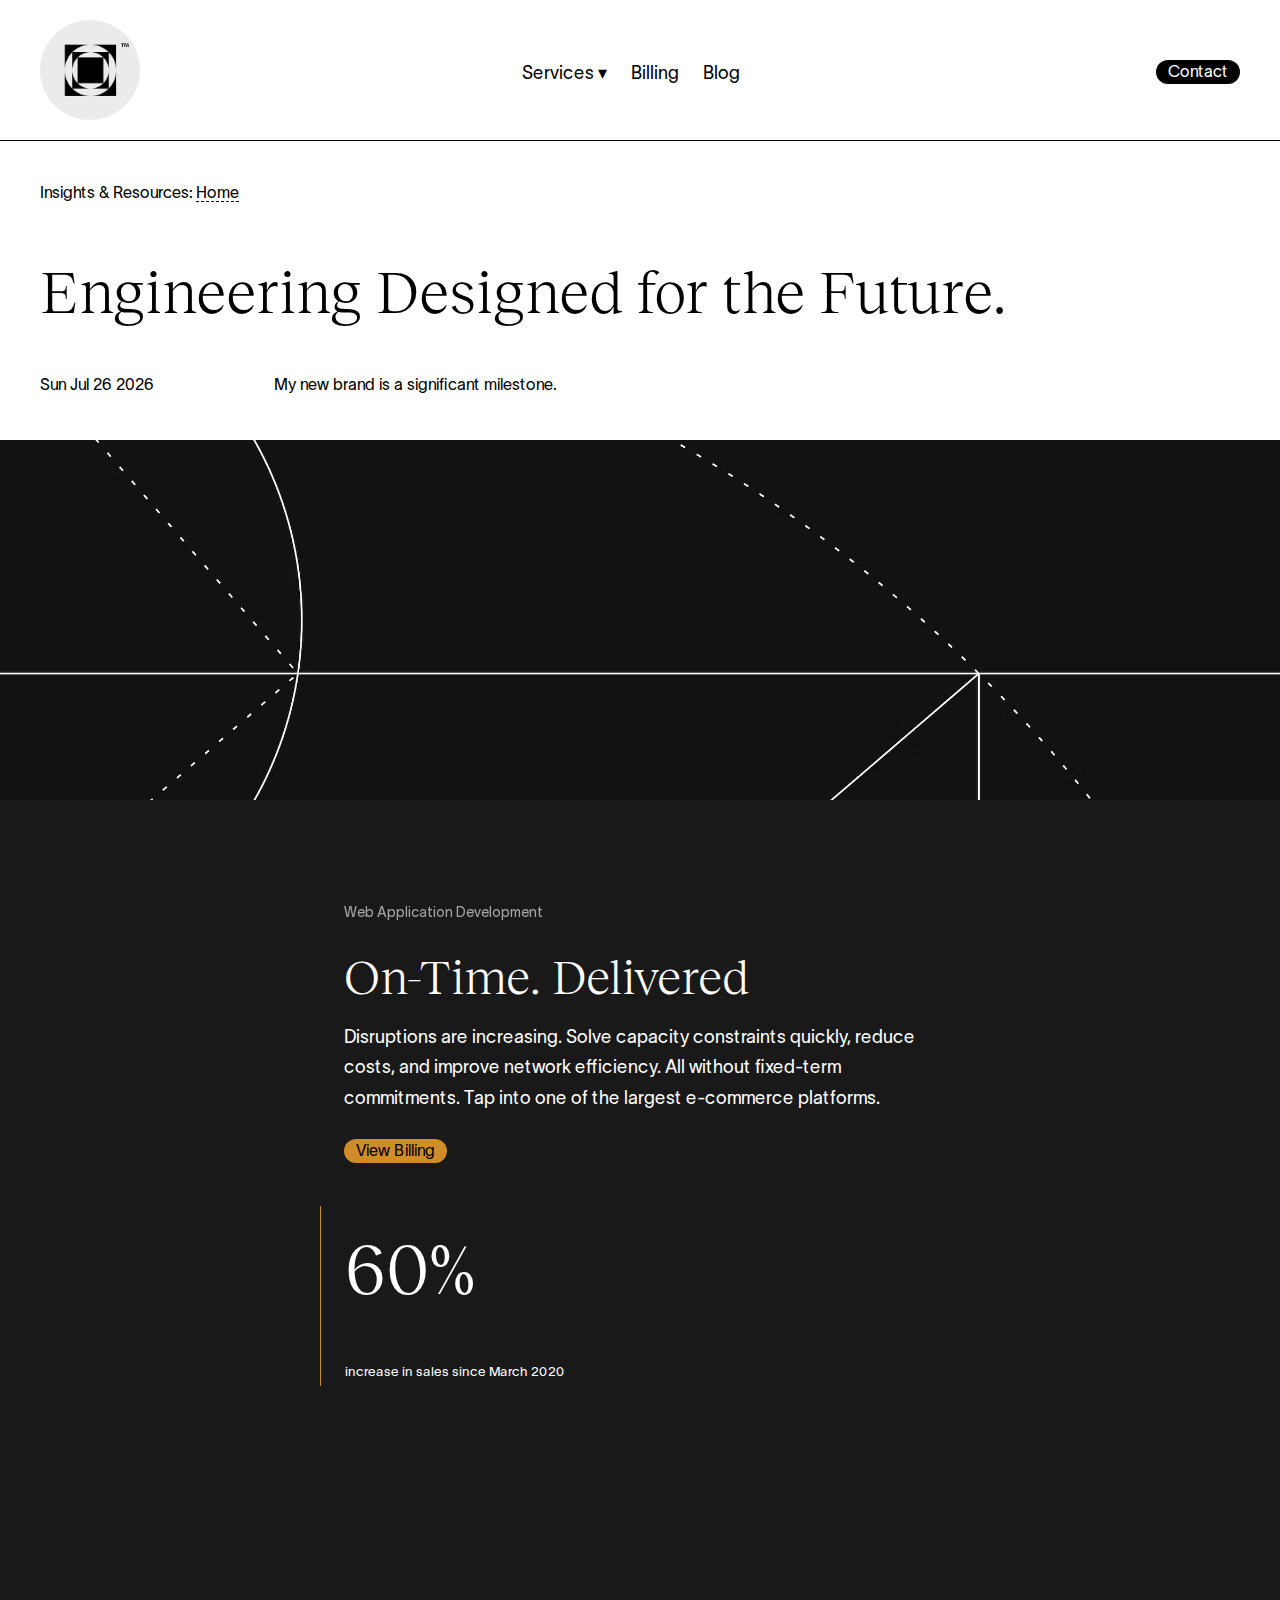
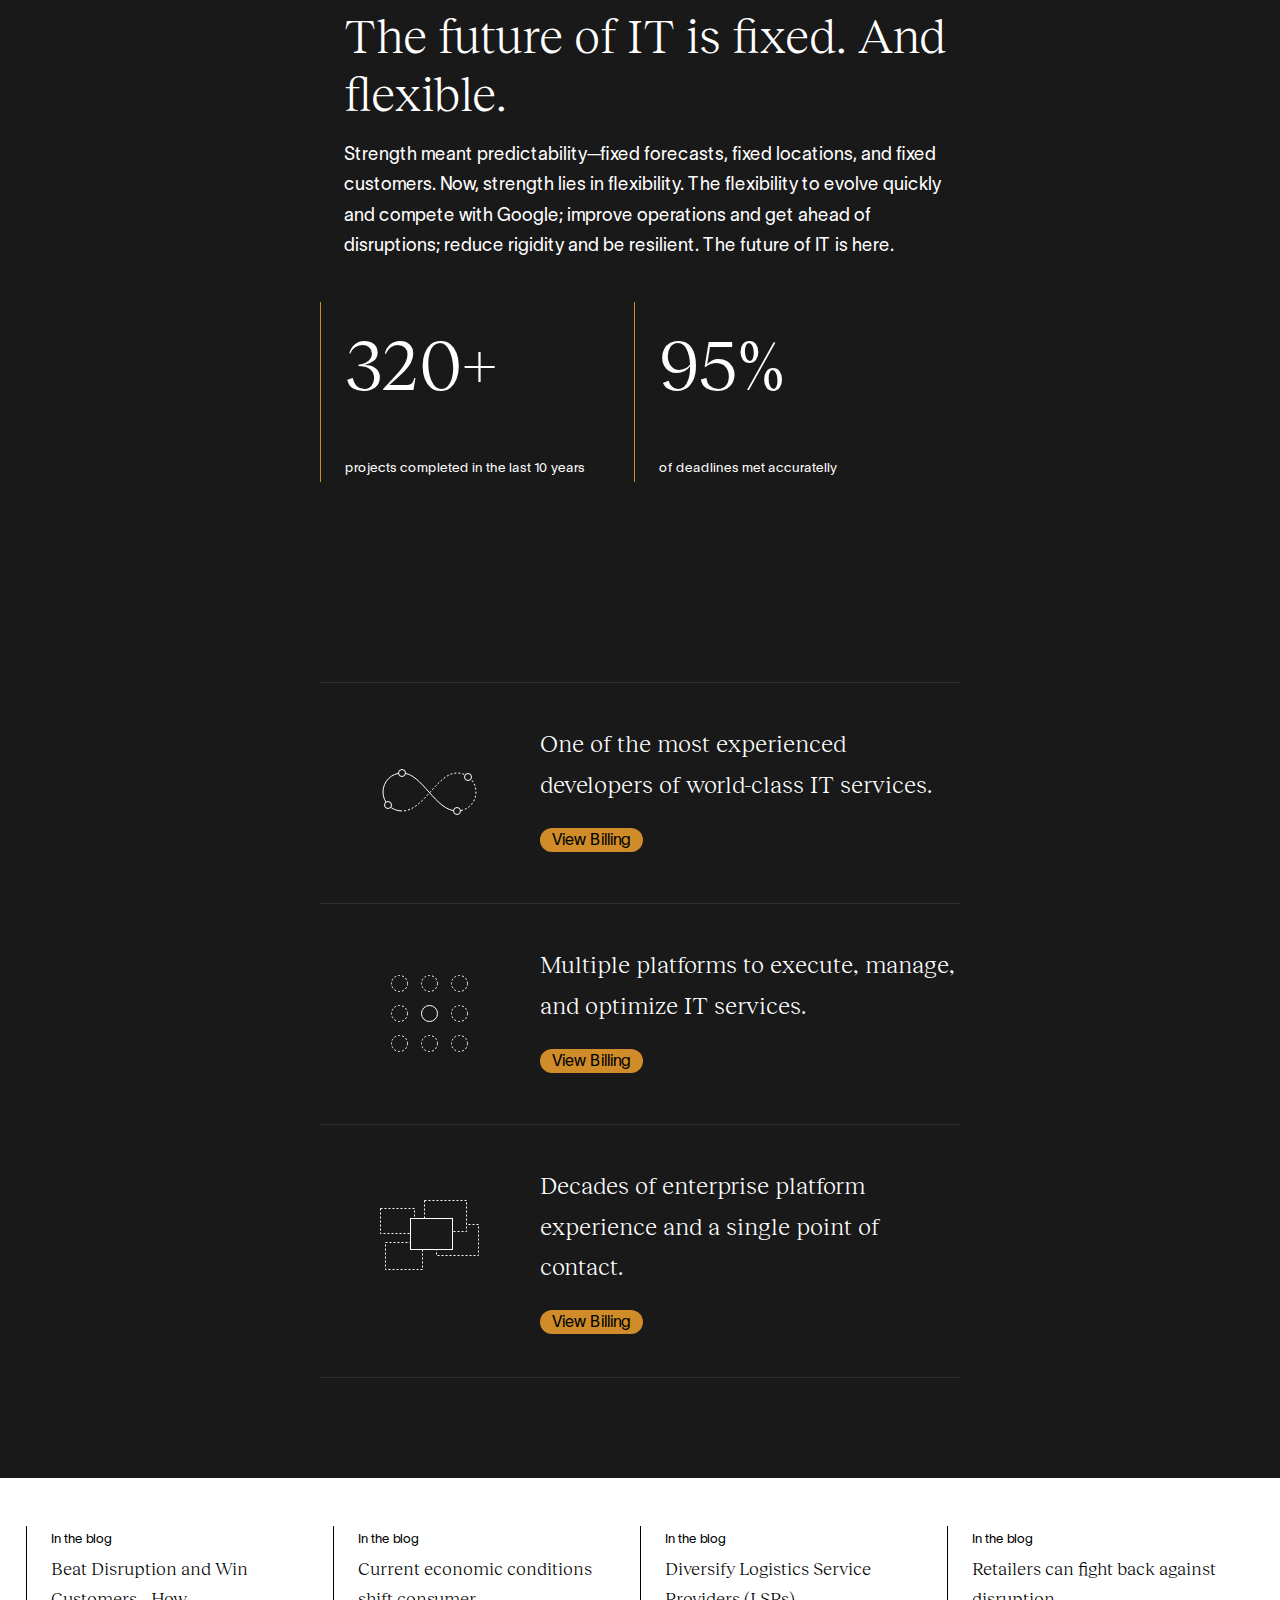
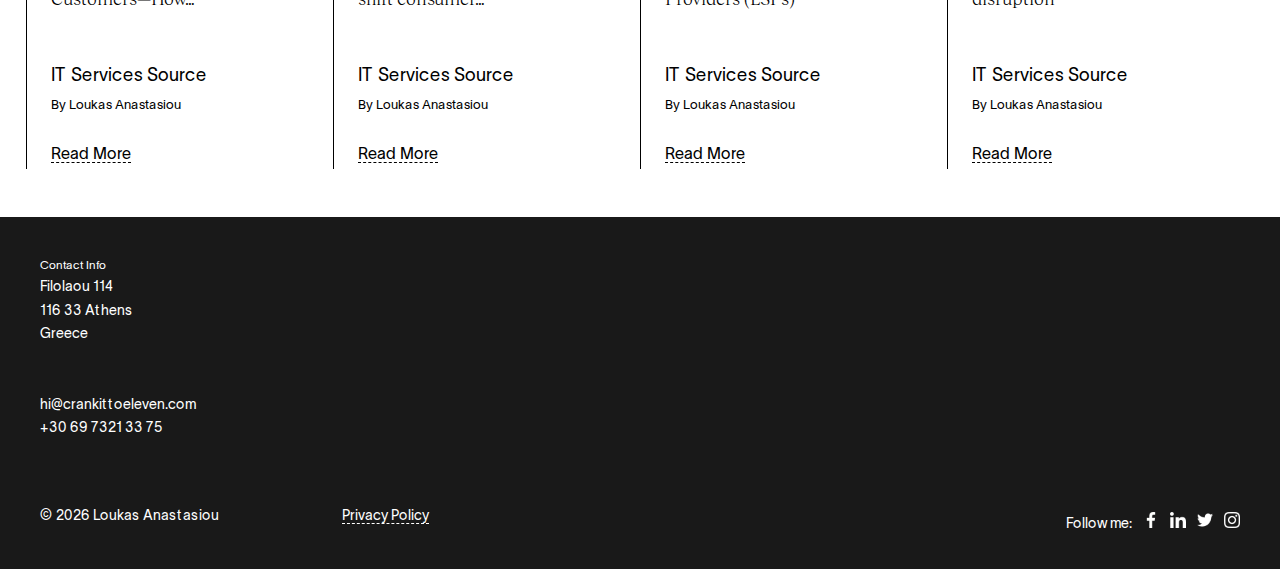
<file: index.html>
<!DOCTYPE html>
<html lang="en">
    <head>
        <!-- Google tag (gtag.js) -->
        <script async src="https://www.googletagmanager.com/gtag/js?id=UA-75213723-8"></script>
        <script>
        window.dataLayer = window.dataLayer || [];
        function gtag(){dataLayer.push(arguments);}
        gtag('js', new Date());

        gtag('config', 'UA-75213723-8');
        </script>
        <meta charset="utf-8" />
        <meta name="viewport" content="width=device-width, initial-scale=1.0" />
        <link rel="icon" type="image/x-icon" href="./favicon.ico">
        <title>loukas anastasiou | online</title>
        <link rel="stylesheet" href="style.css" />
    </head>
    <body>
        <header>
            <img src="img/logo.png" alt="" />
            <nav>
                <ul>
                    <li><a class="link-services" href="javascript:void(0)">Services &#9662;</a></li>
                    <li><a href="./billing">Billing</a></li>
                    <li><a href="./blog/#logo">Blog</a></li>
                </ul>
            </nav>
            <a class="link-contact" href="javascript:void(0)">Contact</a>
        </header>
        <main>
            <div class="top">
                <span>Insights & Resources:</span> <a class="anchor" href="./">Home</a>
                <h1>Engineering Designed for the Future.</h1>
                <span class="today"></span><span>My new brand is a significant milestone.</span>
            </div>
            <div class="bg-img"></div>
            <div class="level">
                <span class="sub">Web Application Development</span>
                <h3>On-Time. Delivered</h3>
                <p>
                    Disruptions are increasing. Solve capacity constraints 
                    quickly, reduce costs, and improve network efficiency. 
                    All without fixed-term commitments. Tap into one of the 
                    largest e-commerce platforms.
                </p>
                <a href="./billing">View Billing</a>
                <br />
                <div class="block1">
                    <div class="nr">60%</div>
                    <small>increase in sales since March 2020</small>
                </div>
            </div>
            <div class="level">
                <h3>The future of IT is fixed. And flexible.</h3>
                <p>
                    Strength meant predictability—fixed forecasts, fixed 
                    locations, and fixed customers. Now, strength lies in 
                    flexibility. The flexibility to evolve quickly and compete 
                    with Google; improve operations and get ahead of 
                    disruptions; reduce rigidity and be resilient. The future 
                    of IT is here.
                </p>
                <div class="block1">
                    <div class="nr">320+</div>
                    <small>projects completed in the last 10 years</small>
                </div>
                <div class="block1">
                    <div class="nr">95%</div>
                    <small>of deadlines met accuratelly</small>
                </div>
            </div>
            <div class="level2">
                <div class="block1">
                    <img src="img/list-cta-placeholder-graphic-mobius.svg" alt="" />
                    <h3>One of the most experienced developers of world-class IT services.</h3>
                    <a href="./billing">View Billing</a>
                </div>
                <div class="block1">
                    <img src="img/list-cta-placeholder-graphic-grid.svg" alt="" />
                    <h3>Multiple platforms to execute, manage, and optimize IT services.</h3>
                    <a href="./billing">View Billing</a>
                </div>
                <div class="block1">
                    <img src="img/list-cta-placeholder-graphic-frames.svg" alt="" />
                    <h3>Decades of enterprise platform experience and a single point of contact.</h3>
                    <a href="./billing">View Billing</a>
                </div>
            </div>
            <div class="bottom">
                <div class="item">
                    <span class="sub">In the blog</span>
                    <h4>
                        Beat Disruption and Win Customers—How&hellip;
                    </h4>
                    <span class="source">IT Services Source</span><br />
                    <small>By Loukas Anastasiou</small><br />
                    <a class="anchor" href="./blog/#a1">Read More</a>
                </div>
                <div class="item">
                    <span class="sub">In the blog</span>
                    <h4>
                        Current economic conditions shift consumer&hellip;
                    </h4>
                    <span class="source">IT Services Source</span><br />
                    <small>By Loukas Anastasiou</small><br />
                    <a class="anchor" href="./blog/#a2">Read More</a>
                </div>
                <div class="item">
                    <span class="sub">In the blog</span>
                    <h4>
                        Diversify Logistics Service Providers (LSPs)
                    </h4>
                    <span class="source">IT Services Source</span><br />
                    <small>By Loukas Anastasiou</small><br />
                    <a class="anchor" href="./blog/#a3">Read More</a>
                </div>
                <div class="item">
                    <span class="sub">In the blog</span>
                    <h4>
                        Retailers can fight back against disruption
                    </h4>
                    <span class="source">IT Services Source</span><br />
                    <small>By Loukas Anastasiou</small><br />
                    <a class="anchor" href="./blog/#a4">Read More</a>
                </div>
            </div>
        </main>
        <footer>
            <div class="contact-info">
                <h5>Contact Info</h5>
                Filolaou 114<br />
                116 33 Athens<br />
                Greece<br /><br />
                <br />
                <a href="mailto:hi@crankittoeleven.com">hi@crankittoeleven.com</a><br />
                +30 69 7321 33 75
            </div>
            <div class="footer-links">
                &copy; <span class="copy-year"></span> Loukas Anastasiou
                <a class="link-open-privacy anchor" href="javascript:void(0)">Privacy Policy</a>
            </div>
            <div class="social">
                Follow me:
                <a target="_blank" href="https://www.facebook.com/loukas.anastasiou.77"><img src="img/facebook.png" alt="" /></a>
                <a target="_blank" href="https://www.linkedin.com/in/loukas-anastasiou-92877b115/"><img src="img/linkedin.png" alt="" /></a>
                <a target="_blank" href="https://twitter.com/loukasanast"><img src="img/twitter.png" alt="" /></a>
                <a target="_blank" href="https://www.instagram.com/loukas5844/"><img src="img/instagram.png" alt ="" /></a>
            </div>
        </footer>
        <nav class="main-nav">
            <div class="box1">
                <div class="item">
                    <a class="anchor" href="./custom-build">Custom Build</a><br />
                    Individual web applications or services, single page apps and websites
                    <br /><a class="btn" href="https://behance.net/loukasanast" target="_blank">View Example</a>
                </div>
                <div class="item">
                    <a class="anchor" href="./social-media-account-management">Social Media Account Management</a><br />
                    Improvement of the overall performance of social media accounts and gateways
                    <br /><a class="btn" href="https://twitter.com/loukasanast" target="_blank">View Example</a>
                </div>
                <div class="item">
                    <a class="anchor" href="./webflow-content-management">Webflow Content Management</a><br />
                    Instalation, initial setup and content import for a CMS website based on Webflow
                    <br /><a class="btn" href="https://hireup-demo.webflow.io/" target="_blank">View Example</a>
                </div>
                <div class="item">
                    <a class="anchor" href="./e-commerce">E-Commerce</a><br />
                    Shopify e-commerce solutions for prospective store owners
                    <br /><a class="btn" href="https://hillroy.myshopify.com" target="_blank">View Example</a>
                </div>
            </div>
        </nav>
        <div class="contact">
            <a class="link-close anchor" href="javascript:void(0)">Close <img src="img/001-close.png" alt="" /></a>
            <h3>Ready to future-proof your IT systems?</h3>
            <p>Fill out the form and I will be in touch with you shortly.</p>
            <form method="post" action="https://formsubmit.co/revoliberte@gmail.com">
                <input type="text" name="what" placeholder="What can I do for you?" />
                <input type="text" name="name" placeholder="First / Last Name *" required />
                <input type="text" name="company" placeholder="Company" />
                <input type="email" name="email" placeholder="Email Address *" required />
                <input type="tel" name="telephone" placeholder="Tel. Number" />
                <textarea name="message" placeholder="Message *" required></textarea>
                <button type="submit">Send</button>
            </form>
        </div>
        <div class="privacy">
            <a class="link-close-privacy" href="javascript:void(0)"><img src="img/001-close.png" alt="" /></a>
            <h3>Collection of Personal Information</h3>
            <strong>Personal Information You Provide to Us</strong>
            We collect information you provide directly to us. For example, we collect information when you access or use our Services, create an account with us, send us an email, fill out a form, communicate with us via third party social media sites, request customer support, or otherwise communicate with us. The types of information we collect includes your name, email address, postal address, phone number, employer, and any other information you choose to provide.

            <strong>Other Personal Information We Collect When You Use the Services</strong>
            When you access or use our Services or transact business with us, we automatically collect information about you.
            We collect information related to your access to and use of the Services, including the type of browser you use, app version, access times and duration, pages viewed, your IP address, and the page you visited before navigating to our Services.
        </div>
        <script>
            (function() {
                'use strict';
                document.querySelector('.link-services').addEventListener('click', () => {
                    if(document.querySelector('.main-nav').style.display === 'block') {
                        document.querySelector('.main-nav').style.display = 'none';
                    } else {
                        document.querySelector('.main-nav').style.display = 'block';
                    }
                });
                document.querySelector('.link-contact').addEventListener('click', () => {
                    if(document.querySelector('.contact').style.display === 'block') {
                        document.querySelector('.contact').style.display = 'none';
                    } else {
                        document.querySelector('.contact').style.display = 'block';
                    }
                });
                document.querySelector('.link-close').addEventListener('click', () => {
                    document.querySelector('.contact').style.display = 'none';
                });
                document.querySelector('.link-open-privacy').addEventListener('click', () => {
                    document.querySelector('.privacy').style.display = 'block';
                });
                document.querySelector('.link-close-privacy').addEventListener('click', () => {
                    document.querySelector('.privacy').style.display = 'none';
                });
                document.querySelector('.today').innerHTML = new Date().toDateString();
                document.querySelector('.copy-year').innerHTML = new Date().getFullYear();
            })();
        </script>
    </body>
</html>
</file>
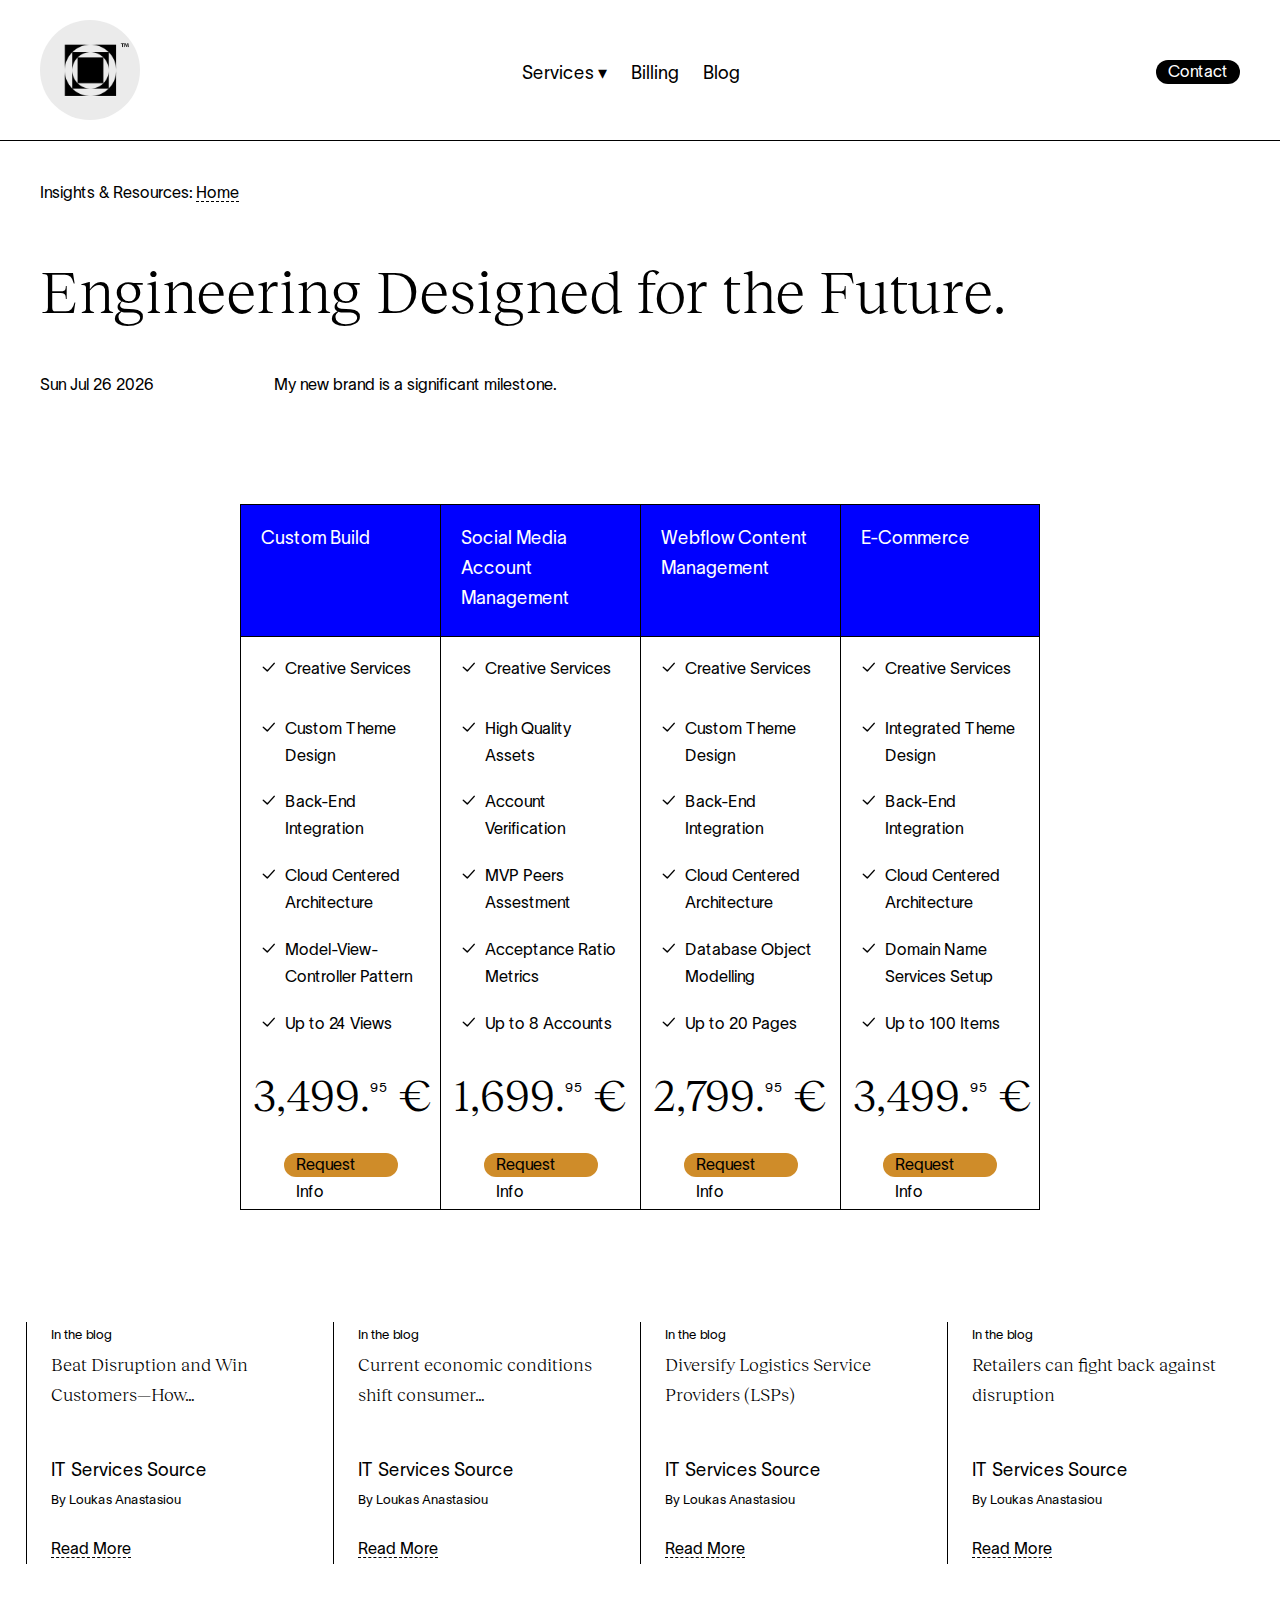
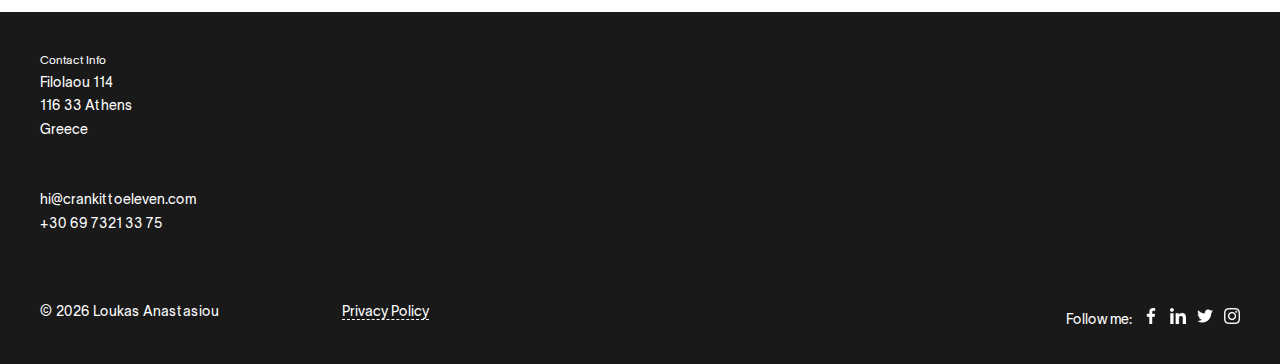
<file: billing/index.html>
<!DOCTYPE html>
<html lang="en">
    <head>
        <!-- Google tag (gtag.js) -->
        <script async src="https://www.googletagmanager.com/gtag/js?id=UA-75213723-8"></script>
        <script>
        window.dataLayer = window.dataLayer || [];
        function gtag(){dataLayer.push(arguments);}
        gtag('js', new Date());

        gtag('config', 'UA-75213723-8');
        </script>
        <meta charset="utf-8" />
        <meta name="viewport" content="width=device-width, initial-scale=1.0" />
        <link rel="icon" type="image/x-icon" href="../favicon.ico">
        <title>loukas anastasiou | online : Billing</title>
        <link rel="stylesheet" href="../style.css" />
    </head>
    <body>
        <header>
            <img src="../img/logo.png" alt="" />
            <nav>
                <ul>
                    <li><a class="link-services" href="javascript:void(0)">Services &#9662;</a></li>
                    <li><a href="./">Billing</a></li>
                    <li><a href="../blog/#logo">Blog</a></li>
                </ul>
            </nav>
            <a class="link-contact" href="javascript:void(0)">Contact</a>
        </header>
        <main>
            <div class="top">
                <span>Insights & Resources:</span> <a class="anchor" href="../">Home</a>
                <h1>Engineering Designed for the Future.</h1>
                <span class="today"></span><span>My new brand is a significant milestone.</span>
            </div>
            <div class="billing">
                <div class="box1">
                    <div class="item">
                        <div>
                            Custom Build
                        </div>
                        <ul>
                            <li>Creative Services</li>
                            <li>Custom Theme Design</li>
                            <li>Back-End Integration</li>
                            <li>Cloud Centered Architecture</li>
                            <li>Model-View-Controller Pattern</li>
                            <li>Up to 24 Views</li>
                        </ul>
                        <h2>3,499.</h2><sup>95</sup><h2>€</h2>
                        <a class="link-billing btn" href="javascript:void(0)">Request Info</a>
                    </div>
                    <div class="item">
                        <div>
                            Social Media Account Management
                        </div>
                        <ul>
                            <li>Creative Services</li>
                            <li>High Quality Assets</li>
                            <li>Account Verification</li>
                            <li>MVP Peers Assestment</li>
                            <li>Acceptance Ratio Metrics</li>
                            <li>Up to 8 Accounts</li>
                        </ul>
                        <h2>1,699.</h2><sup>95</sup><h2>€</h2>
                        <a class="link-billing btn" href="javascript:void(0)">Request Info</a>
                    </div>
                    <div class="item">
                        <div>
                            Webflow Content Management
                        </div>
                        <ul>
                            <li>Creative Services</li>
                            <li>Custom Theme Design</li>
                            <li>Back-End Integration</li>
                            <li>Cloud Centered Architecture</li>
                            <li>Database Object Modelling</li>
                            <li>Up to 20 Pages</li>
                        </ul>
                        <h2>2,799.</h2><sup>95</sup><h2>€</h2>
                        <a class="link-billing btn" href="javascript:void(0)">Request Info</a>
                    </div>
                    <div class="item">
                        <div>
                            E-Commerce
                        </div>
                        <ul>
                            <li>Creative Services</li>
                            <li>Integrated Theme Design</li>
                            <li>Back-End Integration</li>
                            <li>Cloud Centered Architecture</li>
                            <li>Domain Name Services Setup</li>
                            <li>Up to 100 Items</li>
                        </ul>
                        <h2>3,499.</h2><sup>95</sup><h2>€</h2>
                        <a class="link-billing btn" href="javascript:void(0)">Request Info</a>
                    </div>
                </div>
            </div>
            <div class="bottom">
                <div class="item">
                    <span class="sub">In the blog</span>
                    <h4>
                        Beat Disruption and Win Customers—How&hellip;
                    </h4>
                    <span class="source">IT Services Source</span><br />
                    <small>By Loukas Anastasiou</small><br />
                    <a class="anchor" href="../blog/#a1">Read More</a>
                </div>
                <div class="item">
                    <span class="sub">In the blog</span>
                    <h4>
                        Current economic conditions shift consumer&hellip;
                    </h4>
                    <span class="source">IT Services Source</span><br />
                    <small>By Loukas Anastasiou</small><br />
                    <a class="anchor" href="../blog/#a2">Read More</a>
                </div>
                <div class="item">
                    <span class="sub">In the blog</span>
                    <h4>
                        Diversify Logistics Service Providers (LSPs)
                    </h4>
                    <span class="source">IT Services Source</span><br />
                    <small>By Loukas Anastasiou</small><br />
                    <a class="anchor" href="../blog/#a3">Read More</a>
                </div>
                <div class="item">
                    <span class="sub">In the blog</span>
                    <h4>
                        Retailers can fight back against disruption
                    </h4>
                    <span class="source">IT Services Source</span><br />
                    <small>By Loukas Anastasiou</small><br />
                    <a class="anchor" href="../blog/#a4">Read More</a>
                </div>
            </div>
        </main>
        <footer>
            <div class="contact-info">
                <h5>Contact Info</h5>
                Filolaou 114<br />
                116 33 Athens<br />
                Greece<br /><br />
                <br />
                <a href="mailto:hi@crankittoeleven.com">hi@crankittoeleven.com</a><br />
                +30 69 7321 33 75
            </div>
            <div class="footer-links">
                &copy; <span class="copy-year"></span> Loukas Anastasiou
                <a class="link-open-privacy anchor" href="javascript:void(0)">Privacy Policy</a>
            </div>
            <div class="social">
                Follow me:
                <a target="_blank" href="https://www.facebook.com/loukas.anastasiou.77"><img src="../img/facebook.png" alt="" /></a>
                <a target="_blank" href="https://www.linkedin.com/in/loukas-anastasiou-92877b115/"><img src="../img/linkedin.png" alt="" /></a>
                <a target="_blank" href="https://twitter.com/loukasanast"><img src="../img/twitter.png" alt="" /></a>
                <a target="_blank" href="https://www.instagram.com/loukas5844/"><img src="../img/instagram.png" alt ="" /></a>
            </div>
        </footer>
        <nav class="main-nav">
            <div class="box1">
                <div class="item">
                    <a class="anchor" href="../custom-build">Custom Build</a><br />
                    Individual web applications or services, single page apps and websites
                    <br /><a class="btn" href="https://behance.net/loukasanast" target="_blank">View Example</a>
                </div>
                <div class="item">
                    <a class="anchor" href="../social-media-account-management">Social Media Account Management</a><br />
                    Improvement of the overall performance of social media accounts and gateways
                    <br /><a class="btn" href="https://twitter.com/loukasanast" target="_blank">View Example</a>
                </div>
                <div class="item">
                    <a class="anchor" href="../webflow-content-management">Webflow Content Management</a><br />
                    Instalation, initial setup and content import for a CMS website based on Webflow
                    <br /><a class="btn" href="https://hireup-demo.webflow.io/" target="_blank">View Example</a>
                </div>
                <div class="item">
                    <a class="anchor" href="../e-commerce">E-Commerce</a><br />
                    Shopify e-commerce solutions for prospective store owners
                    <br /><a class="btn" href="https://hillroy.myshopify.com" target="_blank">View Example</a>
                </div>
            </div>
        </nav>
        <div class="contact">
            <a class="link-close anchor" href="javascript:void(0)">Close <img src="../img/001-close.png" alt="" /></a>
            <h3>Ready to future-proof your IT systems?</h3>
            <p>Fill out the form and I will be in touch with you shortly.</p>
            <form method="post" action="https://formsubmit.co/revoliberte@gmail.com">
                <input type="text" name="what" placeholder="What can I do for you?" />
                <input type="text" name="name" placeholder="First / Last Name *" required />
                <input type="text" name="company" placeholder="Company" />
                <input type="email" name="email" placeholder="Email Address *" required />
                <input type="tel" name="telephone" placeholder="Tel. Number" />
                <textarea name="message" placeholder="Message *" required></textarea>
                <button type="submit">Send</button>
            </form>
        </div>
        <div class="privacy">
            <a class="link-close-privacy" href="javascript:void(0)"><img src="../img/001-close.png" alt="" /></a>
            <h3>Collection of Personal Information</h3>
            <strong>Personal Information You Provide to Us</strong>
            We collect information you provide directly to us. For example, we collect information when you access or use our Services, create an account with us, send us an email, fill out a form, communicate with us via third party social media sites, request customer support, or otherwise communicate with us. The types of information we collect includes your name, email address, postal address, phone number, employer, and any other information you choose to provide.

            <strong>Other Personal Information We Collect When You Use the Services</strong>
            When you access or use our Services or transact business with us, we automatically collect information about you.
            We collect information related to your access to and use of the Services, including the type of browser you use, app version, access times and duration, pages viewed, your IP address, and the page you visited before navigating to our Services.
        </div>
        <script>
            (function() {
                'use strict';
                document.querySelector('.link-services').addEventListener('click', () => {
                    if(document.querySelector('.main-nav').style.display === 'block') {
                        document.querySelector('.main-nav').style.display = 'none';
                    } else {
                        document.querySelector('.main-nav').style.display = 'block';
                    }
                });
                document.querySelector('.link-contact').addEventListener('click', () => {
                    if(document.querySelector('.contact').style.display === 'block') {
                        document.querySelector('.contact').style.display = 'none';
                    } else {
                        document.querySelector('.contact').style.display = 'block';
                    }
                });
                document.querySelector('.link-close').addEventListener('click', () => {
                    document.querySelector('.contact').style.display = 'none';
                });
                document.querySelector('.link-open-privacy').addEventListener('click', () => {
                    document.querySelector('.privacy').style.display = 'block';
                });
                document.querySelector('.link-close-privacy').addEventListener('click', () => {
                    document.querySelector('.privacy').style.display = 'none';
                });
                document.querySelector('.today').innerHTML = new Date().toDateString();
                document.querySelector('.copy-year').innerHTML = new Date().getFullYear();
                document.querySelectorAll('.link-billing').forEach(elem => {
                    elem.addEventListener('click', () => {
                        document.querySelector('.contact').style.display = 'block';
                    });
                });
            })();
        </script>
    </body>
</html>
</file>
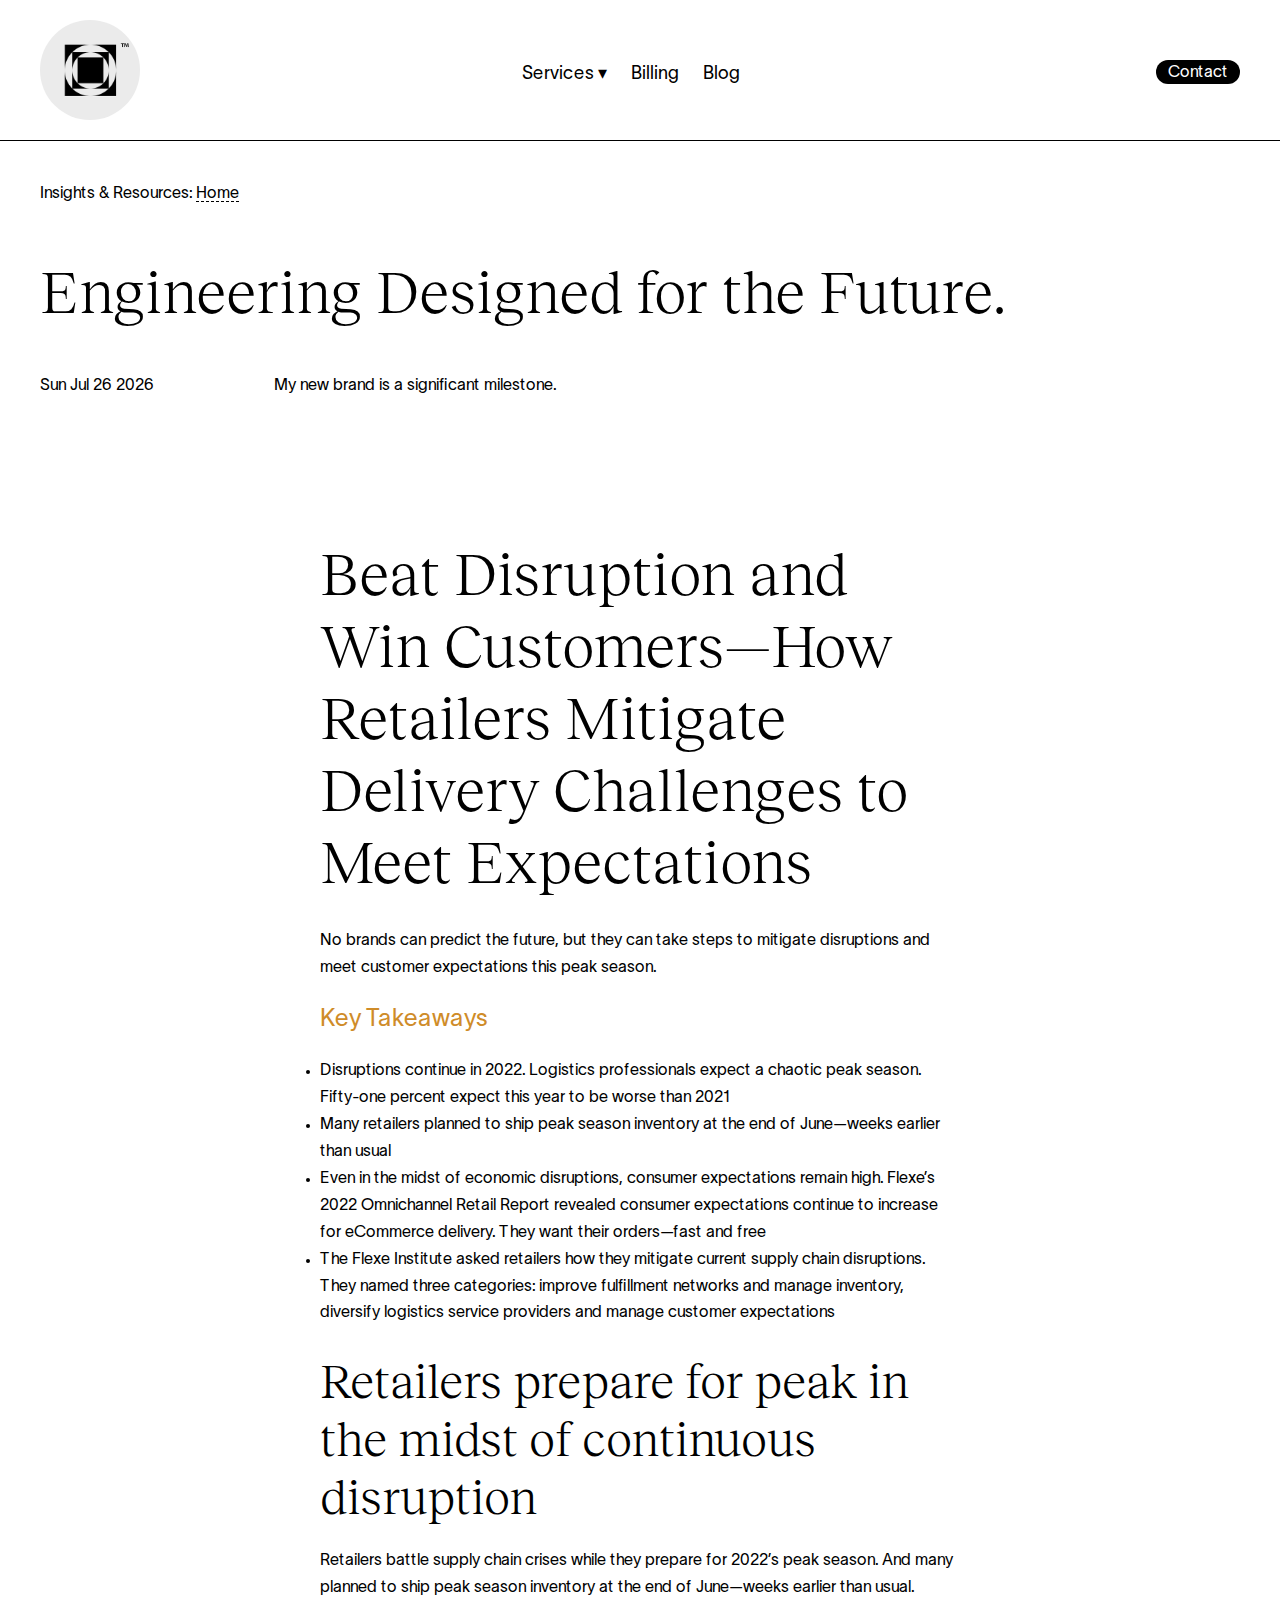
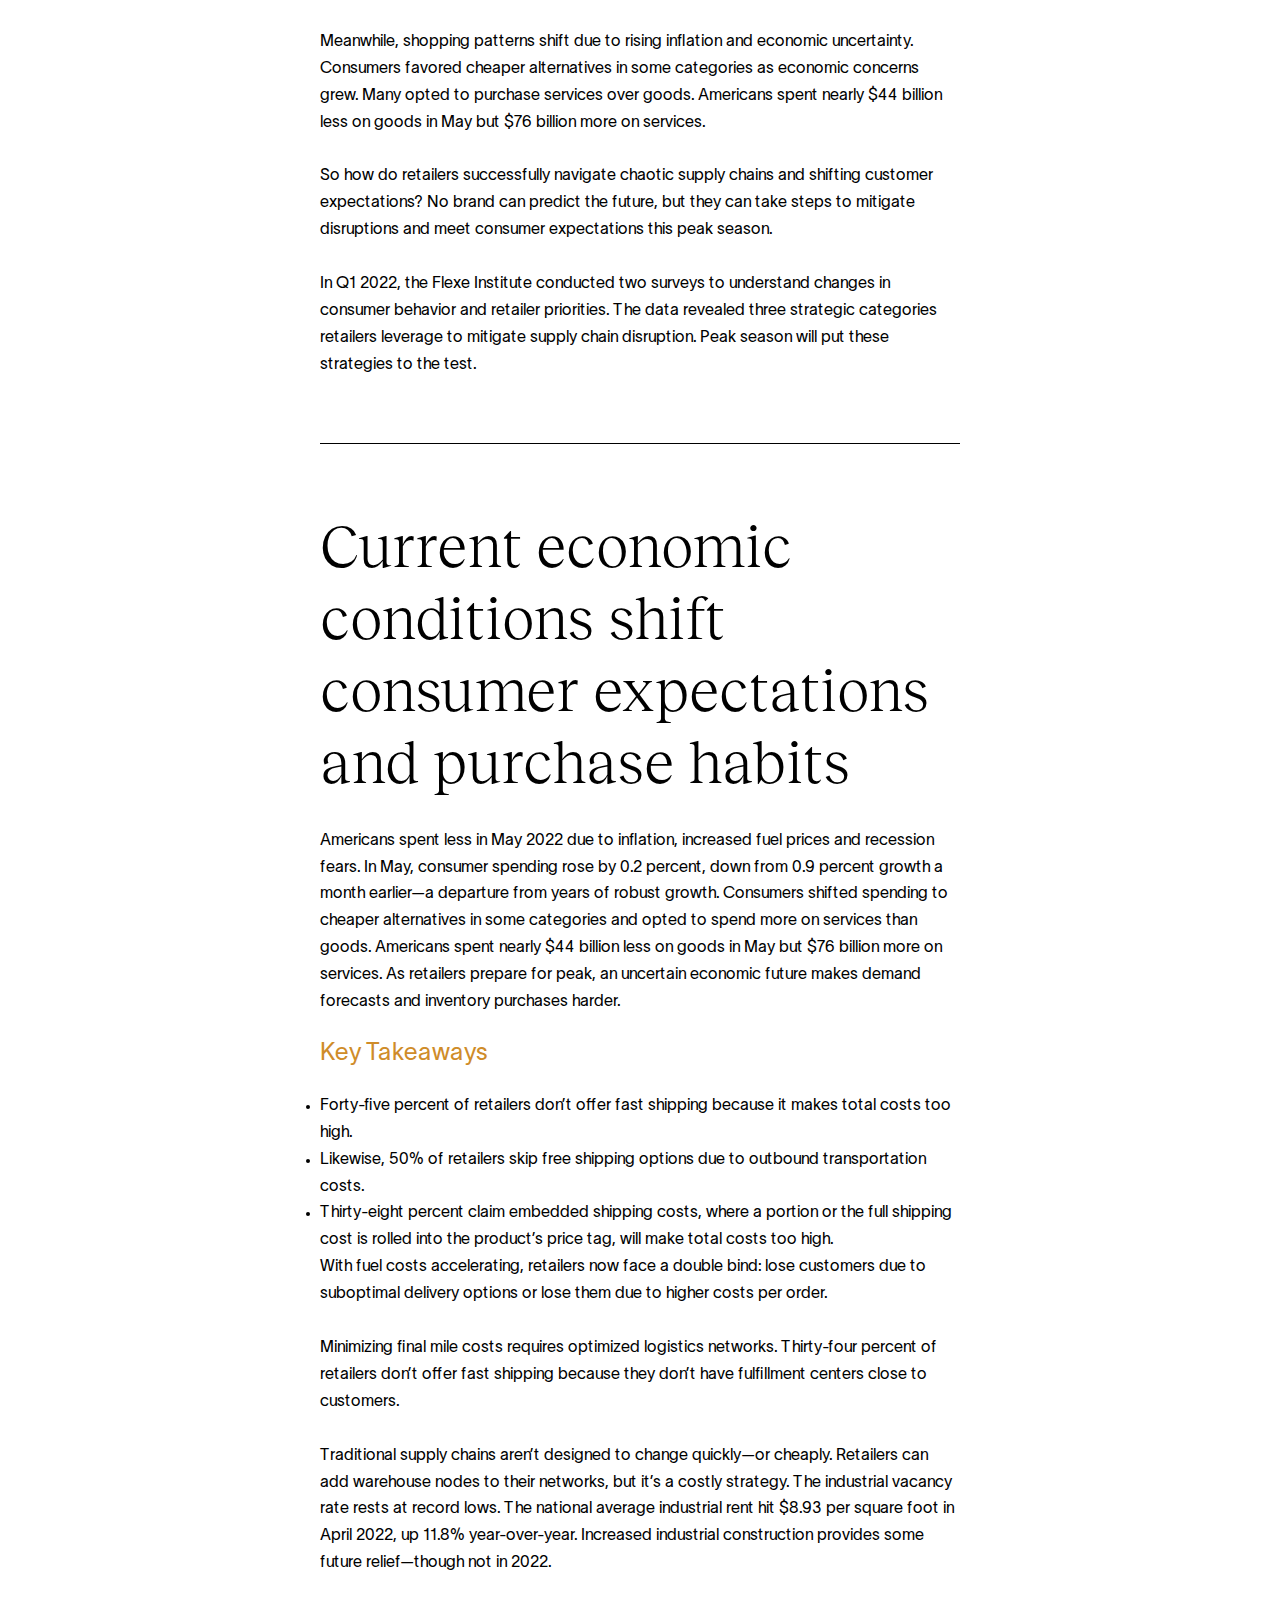
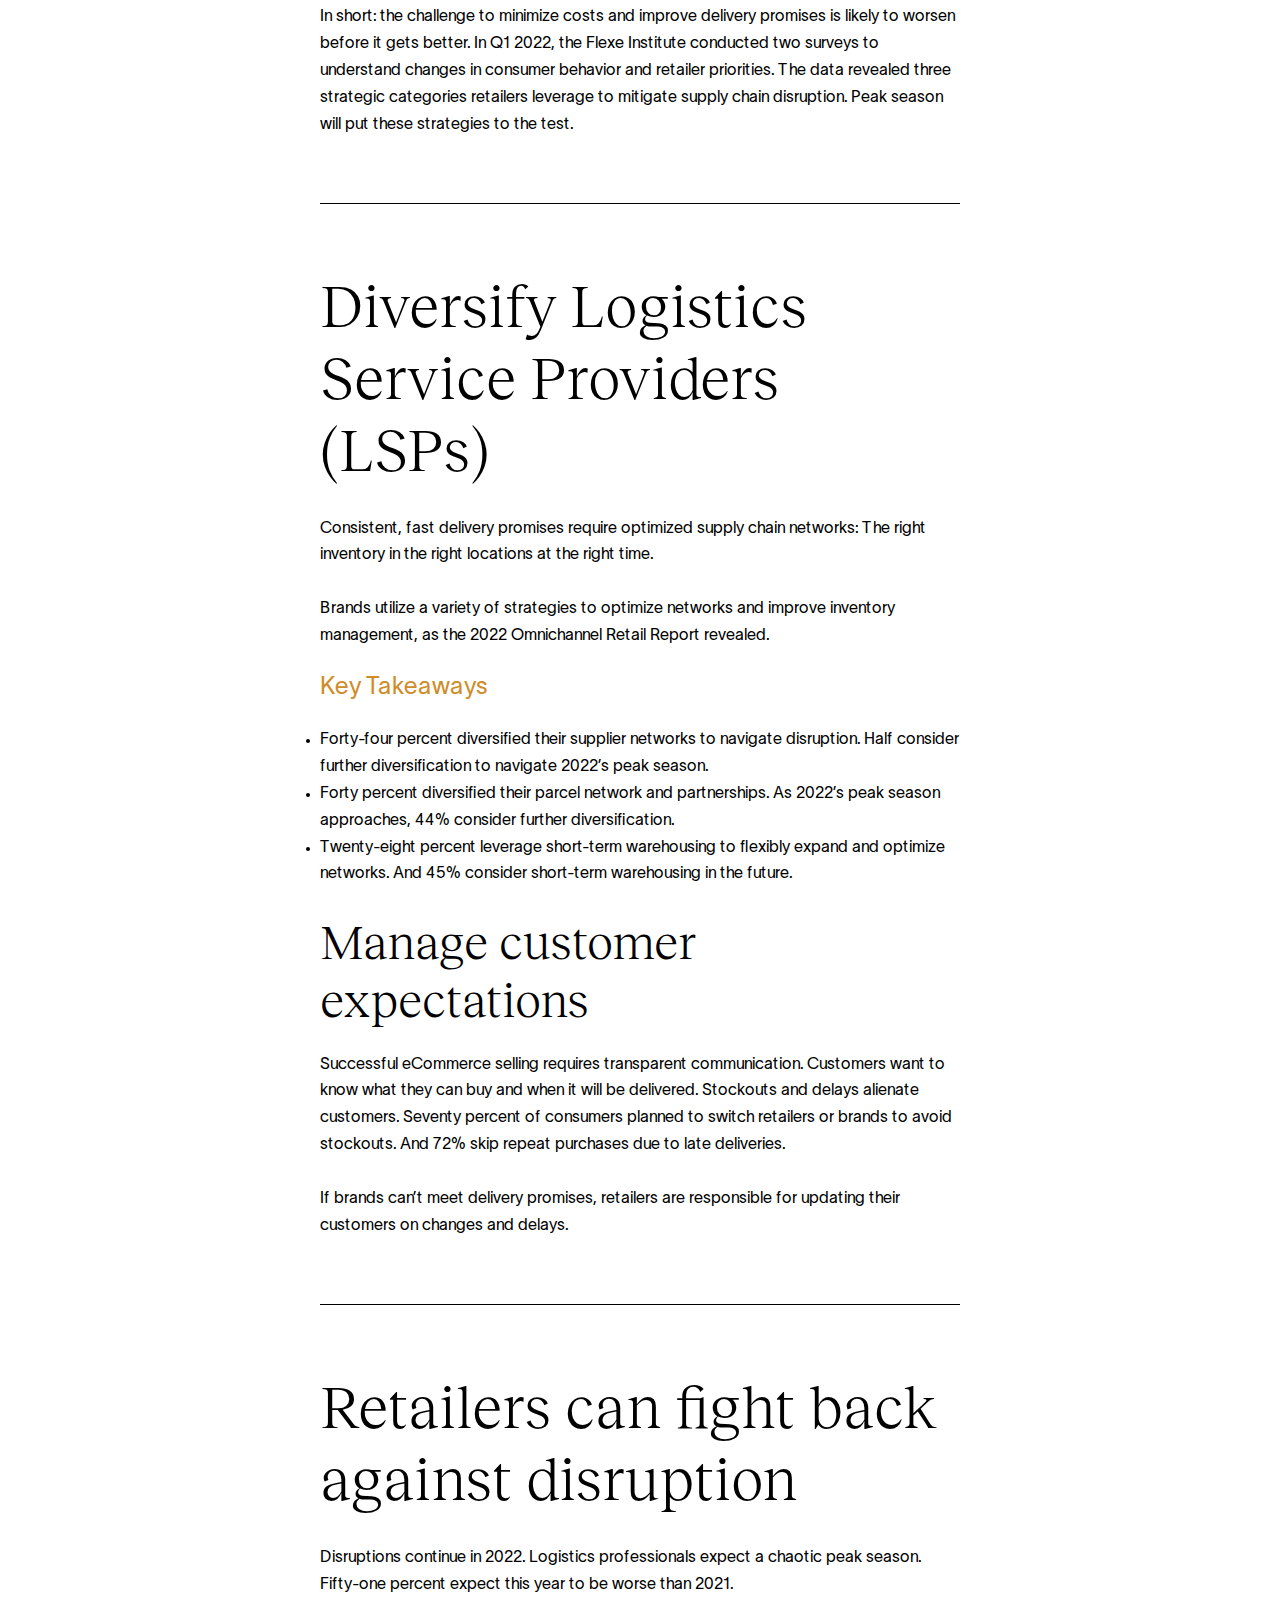
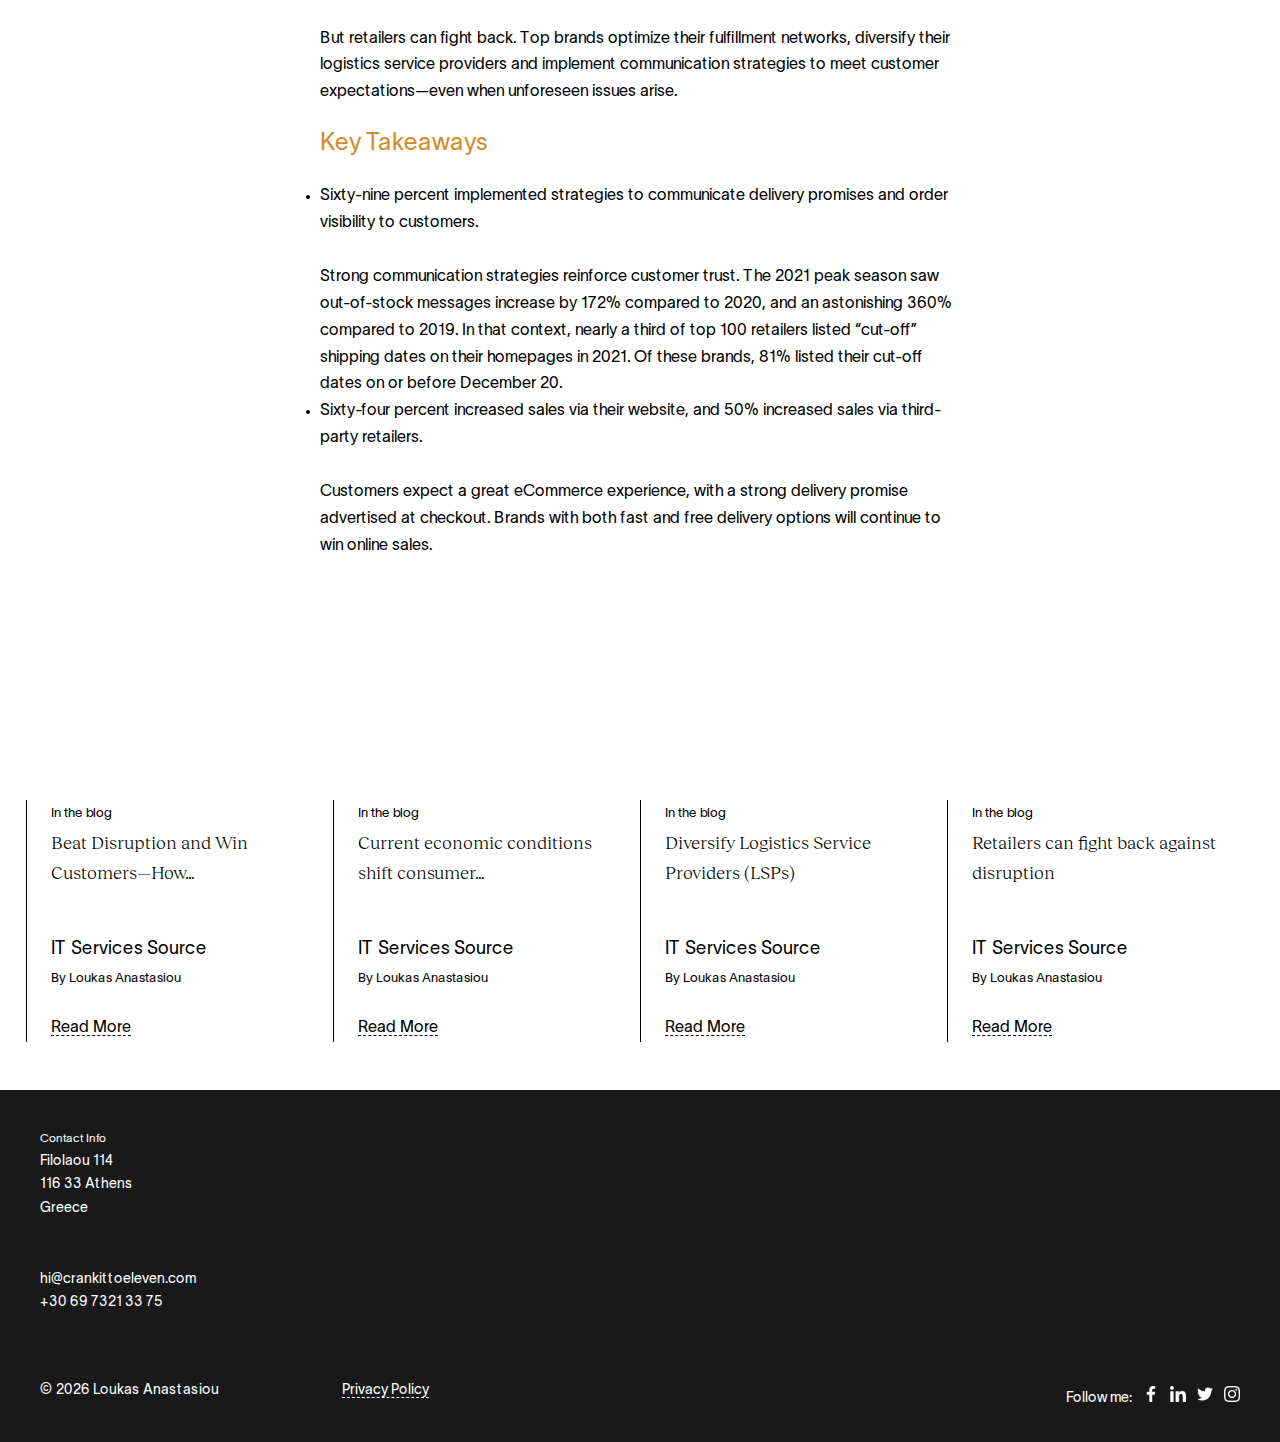
<file: blog/index.html>
<!DOCTYPE html>
<html lang="en">
    <head>
        <!-- Google tag (gtag.js) -->
        <script async src="https://www.googletagmanager.com/gtag/js?id=UA-75213723-8"></script>
        <script>
        window.dataLayer = window.dataLayer || [];
        function gtag(){dataLayer.push(arguments);}
        gtag('js', new Date());

        gtag('config', 'UA-75213723-8');
        </script>
        <meta charset="utf-8" />
        <meta name="viewport" content="width=device-width, initial-scale=1.0" />
        <link rel="icon" type="image/x-icon" href="../favicon.ico">
        <title>loukas anastasiou | online : Blog</title>
        <link rel="stylesheet" href="../style.css" />
    </head>
    <body id="logo">
        <header>
            <img src="../img/logo.png" alt="" />
            <nav>
                <ul>
                    <li><a class="link-services" href="javascript:void(0)">Services &#9662;</a></li>
                    <li><a href="../billing">Billing</a></li>
                    <li><a href="./#logo">Blog</a></li>
                </ul>
            </nav>
            <a class="link-contact" href="javascript:void(0)">Contact</a>
        </header>
        <main>
            <div class="top">
                <span>Insights & Resources:</span> <a class="anchor" href="../">Home</a>
                <h1>Engineering Designed for the Future.</h1>
                <span class="today"></span><span>My new brand is a significant milestone.</span>
            </div>
            <div class="blog">
                <article id="a1">
                    <h2>Beat Disruption and Win Customers—How Retailers Mitigate Delivery Challenges to Meet Expectations</h2>
                    <p>
                        No brands can predict the future, but they can take steps to mitigate disruptions and meet customer expectations this peak season.
                    </p>
                    <h4>Key Takeaways</h4>
                    <ul>
                        <li>Disruptions continue in 2022. Logistics professionals expect a chaotic peak season. Fifty-one percent expect this year to be worse than 2021</li>
                        <li>Many retailers planned to ship peak season inventory at the end of June—weeks earlier than usual</li>
                        <li>Even in the midst of economic disruptions, consumer expectations remain high. Flexe’s 2022 Omnichannel Retail Report revealed consumer expectations continue to increase for eCommerce delivery. They want their orders—fast and free</li>
                        <li>The Flexe Institute asked retailers how they mitigate current supply chain disruptions. They named three categories: improve fulfillment networks and manage inventory, diversify logistics service providers and manage customer expectations</li>
                    </ul>
                    <h3>Retailers prepare for peak in the midst of continuous disruption</h3>
                    <p>
                        Retailers battle supply chain crises while they prepare for 2022’s peak season. And many planned to ship peak season inventory at the end of June—weeks earlier than usual.
                        <br /><br/>
                        Meanwhile, shopping patterns shift due to rising inflation and economic uncertainty. Consumers favored cheaper alternatives in some categories as economic concerns grew. Many opted to purchase services over goods. Americans spent nearly $44 billion less on goods in May but $76 billion more on services.
                        <br /><br/>
                        So how do retailers successfully navigate chaotic supply chains and shifting customer expectations? No brand can predict the future, but they can take steps to mitigate disruptions and meet consumer expectations this peak season.
                        <br /><br/>
                        In Q1 2022, the Flexe Institute conducted two surveys to understand changes in consumer behavior and retailer priorities. The data revealed three strategic categories retailers leverage to mitigate supply chain disruption. Peak season will put these strategies to the test.
                    </p>
                </article>
                <article id="a2">
                    <h2>Current economic conditions shift consumer expectations and purchase habits</h2>
                    <p>
                        Americans spent less in May 2022 due to inflation, increased fuel prices and recession fears. In May, consumer spending rose by 0.2 percent, down from 0.9 percent growth a month earlier—a departure from years of robust growth.
                        Consumers shifted spending to cheaper alternatives in some categories and opted to spend more on services than goods. Americans spent nearly $44 billion less on goods in May but $76 billion more on services.
                        As retailers prepare for peak, an uncertain economic future makes demand forecasts and inventory purchases harder.
                    </p>
                    <h4>Key Takeaways</h4>
                    <ul>
                        <li>Forty-five percent of retailers don’t offer fast shipping because it makes total costs too high.</li>
                        <li>Likewise, 50% of retailers skip free shipping options due to outbound transportation costs.</li>
                        <li>Thirty-eight percent claim embedded shipping costs, where a portion or the full shipping cost is rolled into the product’s price tag, will make total costs too high.</li>
                    </ul>
                    <p>
                        With fuel costs accelerating, retailers now face a double bind: lose customers due to suboptimal delivery options or lose them due to higher costs per order.
                        <br /><br />
                        Minimizing final mile costs requires optimized logistics networks. Thirty-four percent of retailers don’t offer fast shipping because they don’t have fulfillment centers close to customers.
                        <br /><br />
                        Traditional supply chains aren’t designed to change quickly—or cheaply. Retailers can add warehouse nodes to their networks, but it’s a costly strategy. The industrial vacancy rate rests at record lows. The national average industrial rent hit $8.93 per square foot in April 2022, up 11.8% year-over-year. Increased industrial construction provides some future relief—though not in 2022.
                        <br /><br />
                        In short: the challenge to minimize costs and improve delivery promises is likely to worsen before it gets better.
                        In Q1 2022, the Flexe Institute conducted two surveys to understand changes in consumer behavior and retailer priorities. The data revealed three strategic categories retailers leverage to mitigate supply chain disruption. Peak season will put these strategies to the test.
                    </p>
                </article>
                <article id="a3">
                    <h2>Diversify Logistics Service Providers (LSPs)</h2>
                    <p>
                        Consistent, fast delivery promises require optimized supply chain networks: The right inventory in the right locations at the right time.
                        <br /><br />
                        Brands utilize a variety of strategies to optimize networks and improve inventory management, as the 2022 Omnichannel Retail Report revealed.
                    </p>
                    <h4>Key Takeaways</h4>
                    <ul>
                        <li>Forty-four percent diversified their supplier networks to navigate disruption. Half consider further diversification to navigate 2022’s peak season.</li>
                        <li>Forty percent diversified their parcel network and partnerships. As 2022’s peak season approaches, 44% consider further diversification.</li>
                        <li>Twenty-eight percent leverage short-term warehousing to flexibly expand and optimize networks. And 45% consider short-term warehousing in the future.</li>
                    </ul>
                    <h3>Manage customer expectations</h3>
                    <p>
                        Successful eCommerce selling requires transparent communication. Customers want to know what they can buy and when it will be delivered. Stockouts and delays alienate customers. Seventy percent of consumers planned to switch retailers or brands to avoid stockouts. And 72% skip repeat purchases due to late deliveries.
                        <br /><br />
                        If brands can’t meet delivery promises, retailers are responsible for updating their customers on changes and delays.
                    </p>
                </article>
                <article id="a4">
                    <h2>Retailers can fight back against disruption</h2>
                    <p>
                        Disruptions continue in 2022. Logistics professionals expect a chaotic peak season. Fifty-one percent expect this year to be worse than 2021.
                        <br /><br />
                        But retailers can fight back. Top brands optimize their fulfillment networks, diversify their logistics service providers and implement communication strategies to meet customer expectations—even when unforeseen issues arise.
                    </p>
                    <h4>Key Takeaways</h4>
                    <ul>
                        <li>
                            Sixty-nine percent implemented strategies to communicate delivery promises and order visibility to customers.
                            <br /><br />
                            Strong communication strategies reinforce customer trust. The 2021 peak season saw out-of-stock messages increase by 172% compared to 2020, and an astonishing 360% compared to 2019. In that context, nearly a third of top 100 retailers listed “cut-off” shipping dates on their homepages in 2021. Of these brands, 81% listed their cut-off dates on or before December 20.
                        </li>
                        <li>
                            Sixty-four percent increased sales via their website, and 50% increased sales via third-party retailers.
                            <br /><br />
                            Customers expect a great eCommerce experience, with a strong delivery promise advertised at checkout. Brands with both fast and free delivery options will continue to win online sales.
                        </li>
                    </ul>
                </article>
            </div>
            <div class="bottom">
                <div class="item">
                    <span class="sub">In the blog</span>
                    <h4>
                        Beat Disruption and Win Customers—How&hellip;
                    </h4>
                    <span class="source">IT Services Source</span><br />
                    <small>By Loukas Anastasiou</small><br />
                    <a class="anchor" href="#a1">Read More</a>
                </div>
                <div class="item">
                    <span class="sub">In the blog</span>
                    <h4>
                        Current economic conditions shift consumer&hellip;
                    </h4>
                    <span class="source">IT Services Source</span><br />
                    <small>By Loukas Anastasiou</small><br />
                    <a class="anchor" href="#a2">Read More</a>
                </div>
                <div class="item">
                    <span class="sub">In the blog</span>
                    <h4>
                        Diversify Logistics Service Providers (LSPs)
                    </h4>
                    <span class="source">IT Services Source</span><br />
                    <small>By Loukas Anastasiou</small><br />
                    <a class="anchor" href="#a3">Read More</a>
                </div>
                <div class="item">
                    <span class="sub">In the blog</span>
                    <h4>
                        Retailers can fight back against disruption
                    </h4>
                    <span class="source">IT Services Source</span><br />
                    <small>By Loukas Anastasiou</small><br />
                    <a class="anchor" href="#a4">Read More</a>
                </div>
            </div>
        </main>
        <footer>
            <div class="contact-info">
                <h5>Contact Info</h5>
                Filolaou 114<br />
                116 33 Athens<br />
                Greece<br /><br />
                <br />
                <a href="mailto:hi@crankittoeleven.com">hi@crankittoeleven.com</a><br />
                +30 69 7321 33 75
            </div>
            <div class="footer-links">
                &copy; <span class="copy-year"></span> Loukas Anastasiou
                <a class="link-open-privacy anchor" href="javascript:void(0)">Privacy Policy</a>
            </div>
            <div class="social">
                Follow me:
                <a target="_blank" href="https://www.facebook.com/loukas.anastasiou.77"><img src="../img/facebook.png" alt="" /></a>
                <a target="_blank" href="https://www.linkedin.com/in/loukas-anastasiou-92877b115/"><img src="../img/linkedin.png" alt="" /></a>
                <a target="_blank" href="https://twitter.com/loukasanast"><img src="../img/twitter.png" alt="" /></a>
                <a target="_blank" href="https://www.instagram.com/loukas5844/"><img src="../img/instagram.png" alt ="" /></a>
            </div>
        </footer>
        <nav class="main-nav">
            <div class="box1">
                <div class="item">
                    <a class="anchor" href="../custom-build">Custom Build</a><br />
                    Individual web applications or services, single page apps and websites
                    <br /><a class="btn" href="https://behance.net/loukasanast" target="_blank">View Example</a>
                </div>
                <div class="item">
                    <a class="anchor" href="../social-media-account-management">Social Media Account Management</a><br />
                    Improvement of the overall performance of social media accounts and gateways
                    <br /><a class="btn" href="https://twitter.com/loukasanast" target="_blank">View Example</a>
                </div>
                <div class="item">
                    <a class="anchor" href="../webflow-content-management">Webflow Content Management</a><br />
                    Instalation, initial setup and content import for a CMS website based on Webflow
                    <br /><a class="btn" href="https://hireup-demo.webflow.io/" target="_blank">View Example</a>
                </div>
                <div class="item">
                    <a class="anchor" href="../e-commerce">E-Commerce</a><br />
                    Shopify e-commerce solutions for prospective store owners
                    <br /><a class="btn" href="https://hillroy.myshopify.com" target="_blank">View Example</a>
                </div>
            </div>
        </nav>
        <div class="contact">
            <a class="link-close anchor" href="javascript:void(0)">Close <img src="../img/001-close.png" alt="" /></a>
            <h3>Ready to future-proof your IT systems?</h3>
            <p>Fill out the form and I will be in touch with you shortly.</p>
            <form method="post" action="https://formsubmit.co/revoliberte@gmail.com">
                <input type="text" name="what" placeholder="What can I do for you?" />
                <input type="text" name="name" placeholder="First / Last Name *" required />
                <input type="text" name="company" placeholder="Company" />
                <input type="email" name="email" placeholder="Email Address *" required />
                <input type="tel" name="telephone" placeholder="Tel. Number" />
                <textarea name="message" placeholder="Message *" required></textarea>
                <button type="submit">Send</button>
            </form>
        </div>
        <div class="privacy">
            <a class="link-close-privacy" href="javascript:void(0)"><img src="../img/001-close.png" alt="" /></a>
            <h3>Collection of Personal Information</h3>
            <strong>Personal Information You Provide to Us</strong>
            We collect information you provide directly to us. For example, we collect information when you access or use our Services, create an account with us, send us an email, fill out a form, communicate with us via third party social media sites, request customer support, or otherwise communicate with us. The types of information we collect includes your name, email address, postal address, phone number, employer, and any other information you choose to provide.

            <strong>Other Personal Information We Collect When You Use the Services</strong>
            When you access or use our Services or transact business with us, we automatically collect information about you.
            We collect information related to your access to and use of the Services, including the type of browser you use, app version, access times and duration, pages viewed, your IP address, and the page you visited before navigating to our Services.
        </div>
        <script>
            (function() {
                'use strict';
                document.querySelector('.link-services').addEventListener('click', () => {
                    if(document.querySelector('.main-nav').style.display === 'block') {
                        document.querySelector('.main-nav').style.display = 'none';
                    } else {
                        document.querySelector('.main-nav').style.display = 'block';
                    }
                });
                document.querySelector('.link-contact').addEventListener('click', () => {
                    if(document.querySelector('.contact').style.display === 'block') {
                        document.querySelector('.contact').style.display = 'none';
                    } else {
                        document.querySelector('.contact').style.display = 'block';
                    }
                });
                document.querySelector('.link-close').addEventListener('click', () => {
                    document.querySelector('.contact').style.display = 'none';
                });
                document.querySelector('.link-open-privacy').addEventListener('click', () => {
                    document.querySelector('.privacy').style.display = 'block';
                });
                document.querySelector('.link-close-privacy').addEventListener('click', () => {
                    document.querySelector('.privacy').style.display = 'none';
                });
                document.querySelector('.today').innerHTML = new Date().toDateString();
                document.querySelector('.copy-year').innerHTML = new Date().getFullYear();
                document.querySelectorAll('.link-billing').forEach(elem => {
                    elem.addEventListener('click', () => {
                        document.querySelector('.contact').style.display = 'block';
                    });
                });
            })();
        </script>
    </body>
</html>
</file>
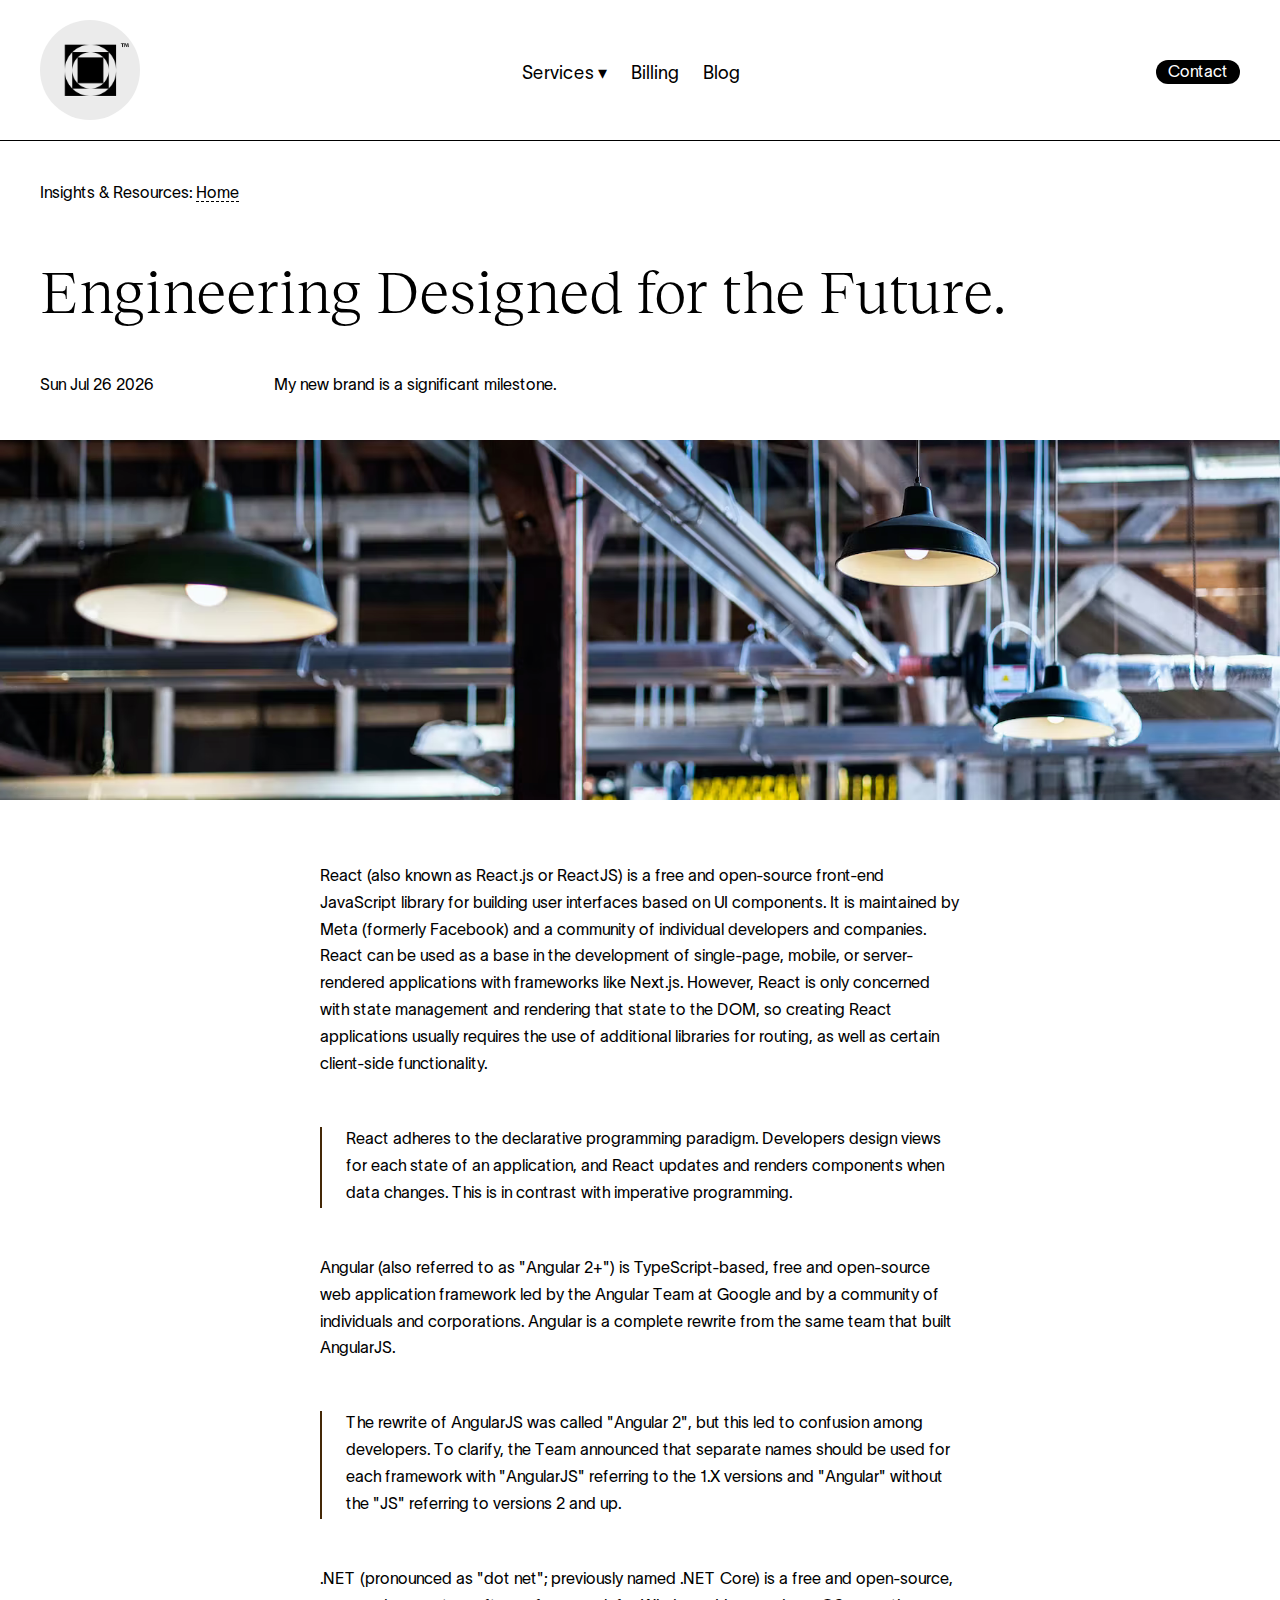
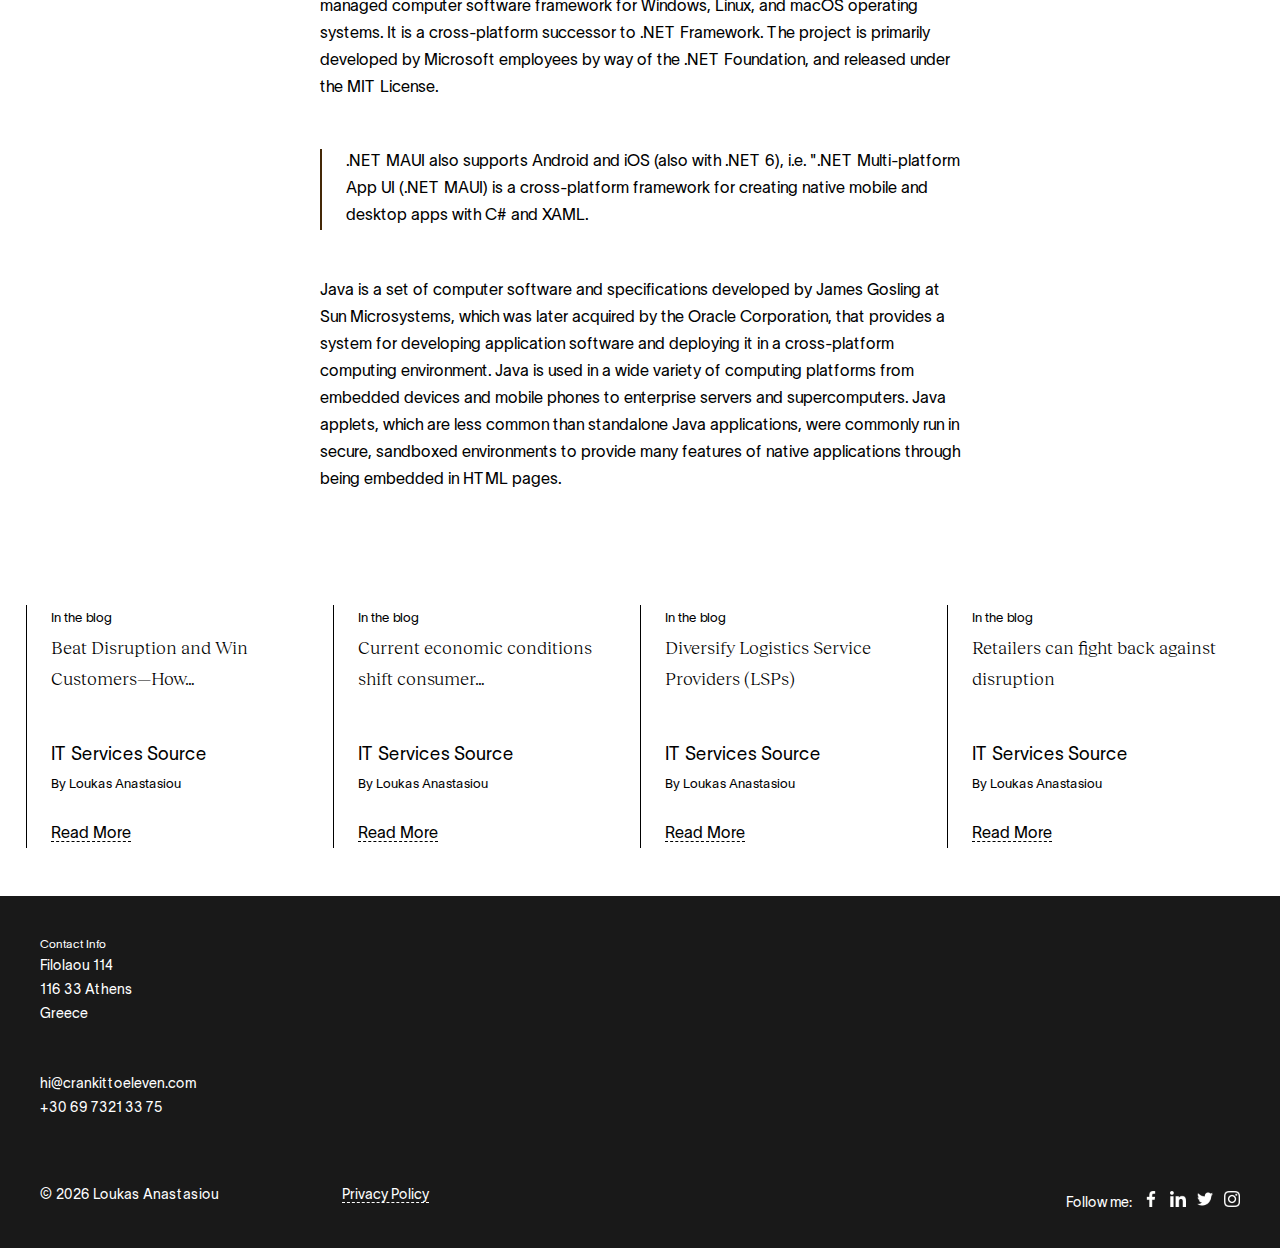
<file: custom-build/index.html>
<!DOCTYPE html>
<html lang="en">
    <head>
        <!-- Google tag (gtag.js) -->
        <script async src="https://www.googletagmanager.com/gtag/js?id=UA-75213723-8"></script>
        <script>
        window.dataLayer = window.dataLayer || [];
        function gtag(){dataLayer.push(arguments);}
        gtag('js', new Date());

        gtag('config', 'UA-75213723-8');
        </script>
        <meta charset="utf-8" />
        <meta name="viewport" content="width=device-width, initial-scale=1.0" />
        <link rel="icon" type="image/x-icon" href="../favicon.ico">
        <title>loukas anastasiou | Custom Build</title>
        <link rel="stylesheet" href="../style.css" />
    </head>
    <body>
        <header>
            <img src="../img/logo.png" alt="" />
            <nav>
                <ul>
                    <li><a class="link-services" href="javascript:void(0)">Services &#9662;</a></li>
                    <li><a href="../billing">Billing</a></li>
                    <li><a href="../blog/#logo">Blog</a></li>
                </ul>
            </nav>
            <a class="link-contact" href="javascript:void(0)">Contact</a>
        </header>
        <main>
            <div class="top">
                <span>Insights & Resources:</span> <a class="anchor" href="../">Home</a>
                <h1>Engineering Designed for the Future.</h1>
                <span class="today"></span><span>My new brand is a significant milestone.</span>
            </div>
            <div class="bg-service"></div>
            <div class="service">
                <div class="box">
                    <p>
                        React (also known as React.js or ReactJS) is a free 
                        and open-source front-end JavaScript library for 
                        building user interfaces based on UI components. 
                        It is maintained by Meta (formerly Facebook) and 
                        a community of individual developers and companies. 
                        React can be used as a base in the development of 
                        single-page, mobile, or server-rendered applications 
                        with frameworks like Next.js. However, React is only 
                        concerned with state management and rendering that 
                        state to the DOM, so creating React applications 
                        usually requires the use of additional libraries 
                        for routing, as well as certain client-side 
                        functionality.
                    </p>
                    <p class="extra">
                        React adheres to the declarative programming paradigm. 
                        Developers design views for each state of an application, 
                        and React updates and renders components when data changes. 
                        This is in contrast with imperative programming.
                    </p>
                    <p>
                        Angular (also referred to as "Angular 2+") is 
                        TypeScript-based, free and open-source web application 
                        framework led by the Angular Team at Google and by a 
                        community of individuals and corporations. Angular is a 
                        complete rewrite from the same team that built AngularJS.
                    </p>
                    <p class="extra">
                        The rewrite of AngularJS was called "Angular 2", but 
                        this led to confusion among developers. To clarify, 
                        the Team announced that separate names should be used 
                        for each framework with "AngularJS" referring to the 
                        1.X versions and "Angular" without the "JS" referring 
                        to versions 2 and up.
                    </p>
                    <p>
                        .NET (pronounced as "dot net"; previously named .NET Core) 
                        is a free and open-source, managed computer software framework 
                        for Windows, Linux, and macOS operating systems. It is a 
                        cross-platform successor to .NET Framework. The project is 
                        primarily developed by Microsoft employees by way of the .NET 
                        Foundation, and released under the MIT License.
                    </p>
                    <p class="extra">
                        .NET MAUI also supports Android and iOS (also with .NET 6), 
                        i.e. ".NET Multi-platform App UI (.NET MAUI) is a 
                        cross-platform framework for creating native mobile and 
                        desktop apps with C# and XAML.
                    </p>
                    <p>
                        Java is a set of computer software and specifications 
                        developed by James Gosling at Sun Microsystems, which was 
                        later acquired by the Oracle Corporation, that provides a 
                        system for developing application software and deploying it 
                        in a cross-platform computing environment. Java is used in a 
                        wide variety of computing platforms from embedded devices and 
                        mobile phones to enterprise servers and supercomputers. Java 
                        applets, which are less common than standalone Java 
                        applications, were commonly run in secure, 
                        sandboxed environments to provide many features of native 
                        applications through being embedded in HTML pages.
                    </p>
                </div>
            </div>
            <div class="bottom">
                <div class="item">
                    <span class="sub">In the blog</span>
                    <h4>
                        Beat Disruption and Win Customers—How&hellip;
                    </h4>
                    <span class="source">IT Services Source</span><br />
                    <small>By Loukas Anastasiou</small><br />
                    <a class="anchor" href="../blog/#a1">Read More</a>
                </div>
                <div class="item">
                    <span class="sub">In the blog</span>
                    <h4>
                        Current economic conditions shift consumer&hellip;
                    </h4>
                    <span class="source">IT Services Source</span><br />
                    <small>By Loukas Anastasiou</small><br />
                    <a class="anchor" href="../blog/#a2">Read More</a>
                </div>
                <div class="item">
                    <span class="sub">In the blog</span>
                    <h4>
                        Diversify Logistics Service Providers (LSPs)
                    </h4>
                    <span class="source">IT Services Source</span><br />
                    <small>By Loukas Anastasiou</small><br />
                    <a class="anchor" href="../blog/#a3">Read More</a>
                </div>
                <div class="item">
                    <span class="sub">In the blog</span>
                    <h4>
                        Retailers can fight back against disruption
                    </h4>
                    <span class="source">IT Services Source</span><br />
                    <small>By Loukas Anastasiou</small><br />
                    <a class="anchor" href="../blog/#a4">Read More</a>
                </div>
            </div>
        </main>
        <footer>
            <div class="contact-info">
                <h5>Contact Info</h5>
                Filolaou 114<br />
                116 33 Athens<br />
                Greece<br /><br />
                <br />
                <a href="mailto:hi@crankittoeleven.com">hi@crankittoeleven.com</a><br />
                +30 69 7321 33 75
            </div>
            <div class="footer-links">
                &copy; <span class="copy-year"></span> Loukas Anastasiou
                <a class="link-open-privacy anchor" href="javascript:void(0)">Privacy Policy</a>
            </div>
            <div class="social">
                Follow me:
                <a target="_blank" href="https://www.facebook.com/loukas.anastasiou.77"><img src="../img/facebook.png" alt="" /></a>
                <a target="_blank" href="https://www.linkedin.com/in/loukas-anastasiou-92877b115/"><img src="../img/linkedin.png" alt="" /></a>
                <a target="_blank" href="https://twitter.com/loukasanast"><img src="../img/twitter.png" alt="" /></a>
                <a target="_blank" href="https://www.instagram.com/loukas5844/"><img src="../img/instagram.png" alt ="" /></a>
            </div>
        </footer>
        <nav class="main-nav">
            <div class="box1">
                <div class="item">
                    <a class="anchor" href="./">Custom Build</a><br />
                    Individual web applications or services, single page apps and websites
                    <br /><a class="btn" href="https://behance.net/loukasanast" target="_blank">View Example</a>
                </div>
                <div class="item">
                    <a class="anchor" href="../social-media-account-management">Social Media Account Management</a><br />
                    Improvement of the overall performance of social media accounts and gateways
                    <br /><a class="btn" href="https://twitter.com/loukasanast" target="_blank">View Example</a>
                </div>
                <div class="item">
                    <a class="anchor" href="../webflow-content-management">Webflow Content Management</a><br />
                    Instalation, initial setup and content import for a CMS website based on Webflow
                    <br /><a class="btn" href="https://hireup-demo.webflow.io/" target="_blank">View Example</a>
                </div>
                <div class="item">
                    <a class="anchor" href="../e-commerce">E-Commerce</a><br />
                    Shopify e-commerce solutions for prospective store owners
                    <br /><a class="btn" href="https://hillroy.myshopify.com" target="_blank">View Example</a>
                </div>
            </div>
        </nav>
        <div class="contact">
            <a class="link-close anchor" href="javascript:void(0)">Close <img src="../img/001-close.png" alt="" /></a>
            <h3>Ready to future-proof your IT systems?</h3>
            <p>Fill out the form and I will be in touch with you shortly.</p>
            <form method="post" action="https://formsubmit.co/revoliberte@gmail.com">
                <input type="text" name="what" placeholder="What can I do for you?" />
                <input type="text" name="name" placeholder="First / Last Name *" required />
                <input type="text" name="company" placeholder="Company" />
                <input type="email" name="email" placeholder="Email Address *" required />
                <input type="tel" name="telephone" placeholder="Tel. Number" />
                <textarea name="message" placeholder="Message *" required></textarea>
                <button type="submit">Send</button>
            </form>
        </div>
        <div class="privacy">
            <a class="link-close-privacy" href="javascript:void(0)"><img src="../img/001-close.png" alt="" /></a>
            <h3>Collection of Personal Information</h3>
            <strong>Personal Information You Provide to Us</strong>
            We collect information you provide directly to us. For example, we collect information when you access or use our Services, create an account with us, send us an email, fill out a form, communicate with us via third party social media sites, request customer support, or otherwise communicate with us. The types of information we collect includes your name, email address, postal address, phone number, employer, and any other information you choose to provide.

            <strong>Other Personal Information We Collect When You Use the Services</strong>
            When you access or use our Services or transact business with us, we automatically collect information about you.
            We collect information related to your access to and use of the Services, including the type of browser you use, app version, access times and duration, pages viewed, your IP address, and the page you visited before navigating to our Services.
        </div>
        <script>
            (function() {
                'use strict';
                document.querySelector('.link-services').addEventListener('click', () => {
                    if(document.querySelector('.main-nav').style.display === 'block') {
                        document.querySelector('.main-nav').style.display = 'none';
                    } else {
                        document.querySelector('.main-nav').style.display = 'block';
                    }
                });
                document.querySelector('.link-contact').addEventListener('click', () => {
                    if(document.querySelector('.contact').style.display === 'block') {
                        document.querySelector('.contact').style.display = 'none';
                    } else {
                        document.querySelector('.contact').style.display = 'block';
                    }
                });
                document.querySelector('.link-close').addEventListener('click', () => {
                    document.querySelector('.contact').style.display = 'none';
                });
                document.querySelector('.link-open-privacy').addEventListener('click', () => {
                    document.querySelector('.privacy').style.display = 'block';
                });
                document.querySelector('.link-close-privacy').addEventListener('click', () => {
                    document.querySelector('.privacy').style.display = 'none';
                });
                document.querySelector('.today').innerHTML = new Date().toDateString();
                document.querySelector('.copy-year').innerHTML = new Date().getFullYear();
            })();
        </script>
    </body>
</html>
</file>
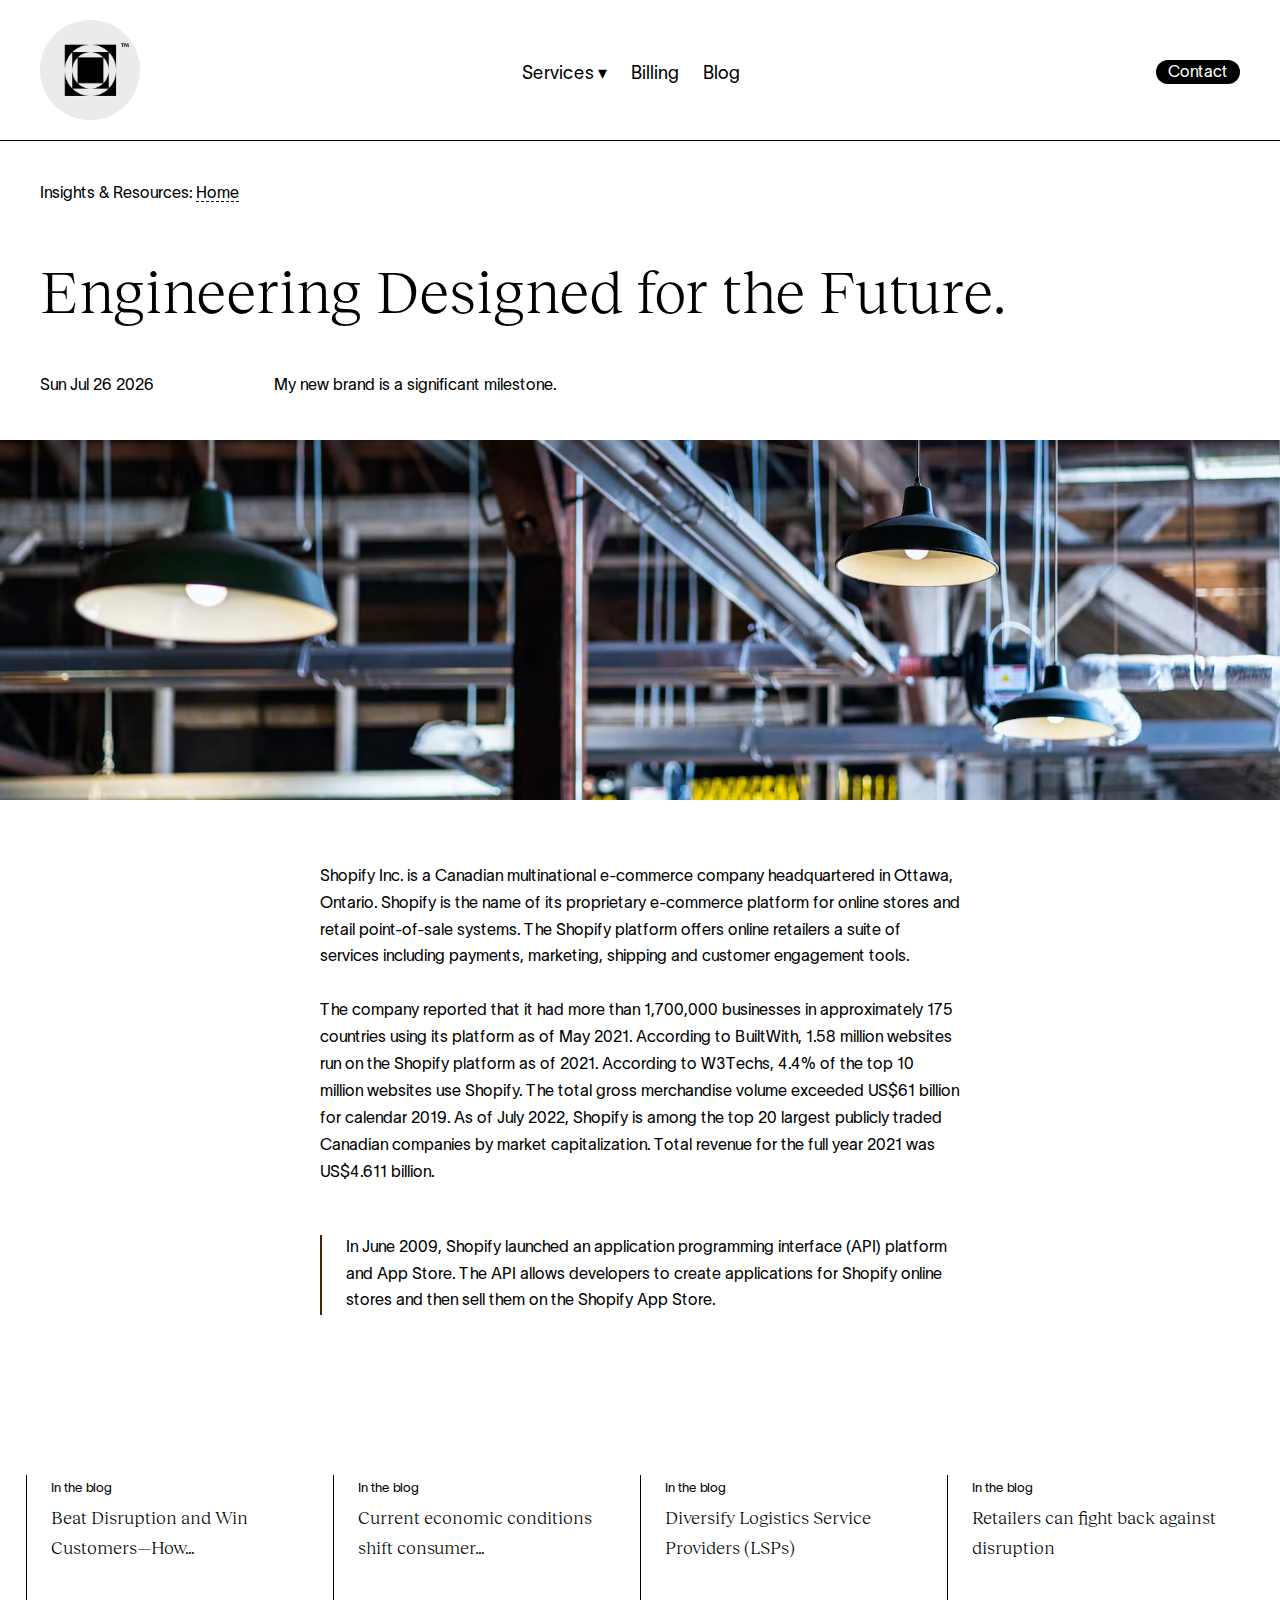
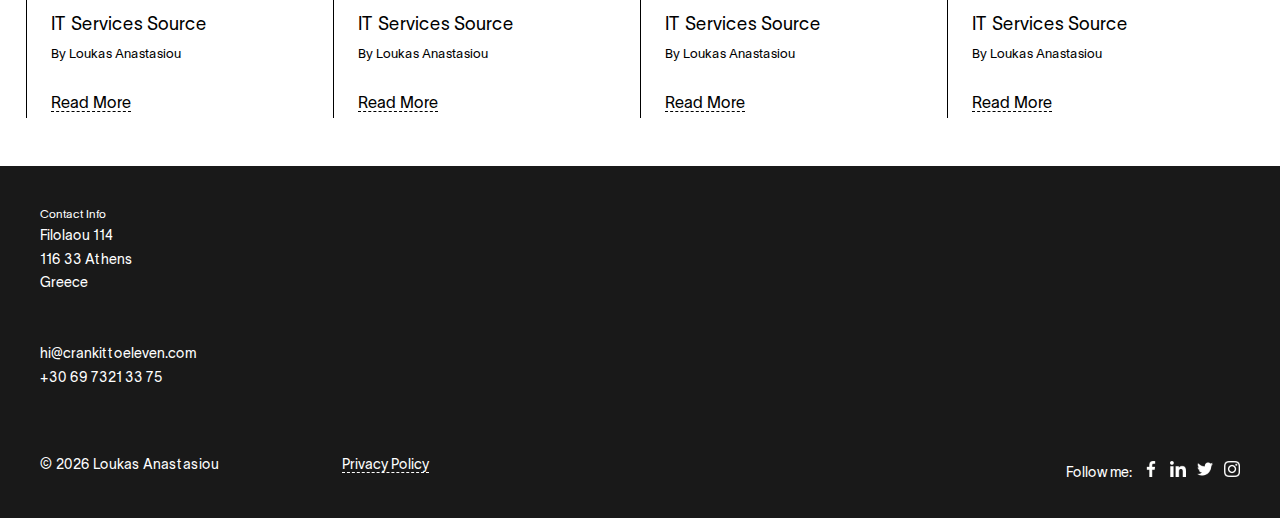
<file: e-commerce/index.html>
<!DOCTYPE html>
<html lang="en">
    <head>
        <!-- Google tag (gtag.js) -->
        <script async src="https://www.googletagmanager.com/gtag/js?id=UA-75213723-8"></script>
        <script>
        window.dataLayer = window.dataLayer || [];
        function gtag(){dataLayer.push(arguments);}
        gtag('js', new Date());

        gtag('config', 'UA-75213723-8');
        </script>
        <meta charset="utf-8" />
        <meta name="viewport" content="width=device-width, initial-scale=1.0" />
        <link rel="icon" type="image/x-icon" href="../favicon.ico">
        <title>loukas anastasiou | E-Commerce</title>
        <link rel="stylesheet" href="../style.css" />
    </head>
    <body>
        <header>
            <img src="../img/logo.png" alt="" />
            <nav>
                <ul>
                    <li><a class="link-services" href="javascript:void(0)">Services &#9662;</a></li>
                    <li><a href="../billing">Billing</a></li>
                    <li><a href="../blog/#logo">Blog</a></li>
                </ul>
            </nav>
            <a class="link-contact" href="javascript:void(0)">Contact</a>
        </header>
        <main>
            <div class="top">
                <span>Insights & Resources:</span> <a class="anchor" href="../">Home</a>
                <h1>Engineering Designed for the Future.</h1>
                <span class="today"></span><span>My new brand is a significant milestone.</span>
            </div>
            <div class="bg-service"></div>
            <div class="service">
                <div class="box">
                    <p>
                        Shopify Inc. is a Canadian multinational e-commerce company 
                        headquartered in Ottawa, Ontario. Shopify is the name of its 
                        proprietary e-commerce platform for online stores and retail 
                        point-of-sale systems. The Shopify platform offers online 
                        retailers a suite of services including payments, marketing, 
                        shipping and customer engagement tools.
                        <br /><br />
                        The company reported that it had more than 1,700,000 businesses 
                        in approximately 175 countries using its platform as of May 2021. 
                        According to BuiltWith, 1.58 million websites run on the Shopify 
                        platform as of 2021. According to W3Techs, 4.4% of the top 10 
                        million websites use Shopify. The total gross merchandise volume 
                        exceeded US$61 billion for calendar 2019. As of July 2022, 
                        Shopify is among the top 20 largest publicly traded Canadian 
                        companies by market capitalization. Total revenue for the full 
                        year 2021 was US$4.611 billion.
                    </p>
                    <p class="extra">
                        In June 2009, Shopify launched an application programming 
                        interface (API) platform and App Store. The API allows developers 
                        to create applications for Shopify online stores and then sell 
                        them on the Shopify App Store.
                    </p>
                </div>
            </div>
            <div class="bottom">
                <div class="item">
                    <span class="sub">In the blog</span>
                    <h4>
                        Beat Disruption and Win Customers—How&hellip;
                    </h4>
                    <span class="source">IT Services Source</span><br />
                    <small>By Loukas Anastasiou</small><br />
                    <a class="anchor" href="../blog/#a1">Read More</a>
                </div>
                <div class="item">
                    <span class="sub">In the blog</span>
                    <h4>
                        Current economic conditions shift consumer&hellip;
                    </h4>
                    <span class="source">IT Services Source</span><br />
                    <small>By Loukas Anastasiou</small><br />
                    <a class="anchor" href="../blog/#a2">Read More</a>
                </div>
                <div class="item">
                    <span class="sub">In the blog</span>
                    <h4>
                        Diversify Logistics Service Providers (LSPs)
                    </h4>
                    <span class="source">IT Services Source</span><br />
                    <small>By Loukas Anastasiou</small><br />
                    <a class="anchor" href="../blog/#a3">Read More</a>
                </div>
                <div class="item">
                    <span class="sub">In the blog</span>
                    <h4>
                        Retailers can fight back against disruption
                    </h4>
                    <span class="source">IT Services Source</span><br />
                    <small>By Loukas Anastasiou</small><br />
                    <a class="anchor" href="../blog/#a4">Read More</a>
                </div>
            </div>
        </main>
        <footer>
            <div class="contact-info">
                <h5>Contact Info</h5>
                Filolaou 114<br />
                116 33 Athens<br />
                Greece<br /><br />
                <br />
                <a href="mailto:hi@crankittoeleven.com">hi@crankittoeleven.com</a><br />
                +30 69 7321 33 75
            </div>
            <div class="footer-links">
                &copy; <span class="copy-year"></span> Loukas Anastasiou
                <a class="link-open-privacy anchor" href="javascript:void(0)">Privacy Policy</a>
            </div>
            <div class="social">
                Follow me:
                <a target="_blank" href="https://www.facebook.com/loukas.anastasiou.77"><img src="../img/facebook.png" alt="" /></a>
                <a target="_blank" href="https://www.linkedin.com/in/loukas-anastasiou-92877b115/"><img src="../img/linkedin.png" alt="" /></a>
                <a target="_blank" href="https://twitter.com/loukasanast"><img src="../img/twitter.png" alt="" /></a>
                <a target="_blank" href="https://www.instagram.com/loukas5844/"><img src="../img/instagram.png" alt ="" /></a>
            </div>
        </footer>
        <nav class="main-nav">
            <div class="box1">
                <div class="item">
                    <a class="anchor" href="../custom-build">Custom Build</a><br />
                    Individual web applications or services, single page apps and websites
                    <br /><a class="btn" href="https://behance.net/loukasanast" target="_blank">View Example</a>
                </div>
                <div class="item">
                    <a class="anchor" href="../social-media-account-management">Social Media Account Management</a><br />
                    Improvement of the overall performance of social media accounts and gateways
                    <br /><a class="btn" href="https://twitter.com/loukasanast" target="_blank">View Example</a>
                </div>
                <div class="item">
                    <a class="anchor" href="../webflow-content-management">Webflow Content Management</a><br />
                    Instalation, initial setup and content import for a CMS website based on Webflow
                    <br /><a class="btn" href="https://hireup-demo.webflow.io/" target="_blank">View Example</a>
                </div>
                <div class="item">
                    <a class="anchor" href="./">E-Commerce</a><br />
                    Shopify e-commerce solutions for prospective store owners
                    <br /><a class="btn" href="https://hillroy.myshopify.com" target="_blank">View Example</a>
                </div>
            </div>
        </nav>
        <div class="contact">
            <a class="link-close anchor" href="javascript:void(0)">Close <img src="../img/001-close.png" alt="" /></a>
            <h3>Ready to future-proof your IT systems?</h3>
            <p>Fill out the form and I will be in touch with you shortly.</p>
            <form method="post" action="https://formsubmit.co/revoliberte@gmail.com">
                <input type="text" name="what" placeholder="What can I do for you?" />
                <input type="text" name="name" placeholder="First / Last Name *" required />
                <input type="text" name="company" placeholder="Company" />
                <input type="email" name="email" placeholder="Email Address *" required />
                <input type="tel" name="telephone" placeholder="Tel. Number" />
                <textarea name="message" placeholder="Message *" required></textarea>
                <button type="submit">Send</button>
            </form>
        </div>
        <div class="privacy">
            <a class="link-close-privacy" href="javascript:void(0)"><img src="../img/001-close.png" alt="" /></a>
            <h3>Collection of Personal Information</h3>
            <strong>Personal Information You Provide to Us</strong>
            We collect information you provide directly to us. For example, we collect information when you access or use our Services, create an account with us, send us an email, fill out a form, communicate with us via third party social media sites, request customer support, or otherwise communicate with us. The types of information we collect includes your name, email address, postal address, phone number, employer, and any other information you choose to provide.

            <strong>Other Personal Information We Collect When You Use the Services</strong>
            When you access or use our Services or transact business with us, we automatically collect information about you.
            We collect information related to your access to and use of the Services, including the type of browser you use, app version, access times and duration, pages viewed, your IP address, and the page you visited before navigating to our Services.
        </div>
        <script>
            (function() {
                'use strict';
                document.querySelector('.link-services').addEventListener('click', () => {
                    if(document.querySelector('.main-nav').style.display === 'block') {
                        document.querySelector('.main-nav').style.display = 'none';
                    } else {
                        document.querySelector('.main-nav').style.display = 'block';
                    }
                });
                document.querySelector('.link-contact').addEventListener('click', () => {
                    if(document.querySelector('.contact').style.display === 'block') {
                        document.querySelector('.contact').style.display = 'none';
                    } else {
                        document.querySelector('.contact').style.display = 'block';
                    }
                });
                document.querySelector('.link-close').addEventListener('click', () => {
                    document.querySelector('.contact').style.display = 'none';
                });
                document.querySelector('.link-open-privacy').addEventListener('click', () => {
                    document.querySelector('.privacy').style.display = 'block';
                });
                document.querySelector('.link-close-privacy').addEventListener('click', () => {
                    document.querySelector('.privacy').style.display = 'none';
                });
                document.querySelector('.today').innerHTML = new Date().toDateString();
                document.querySelector('.copy-year').innerHTML = new Date().getFullYear();
            })();
        </script>
    </body>
</html>
</file>
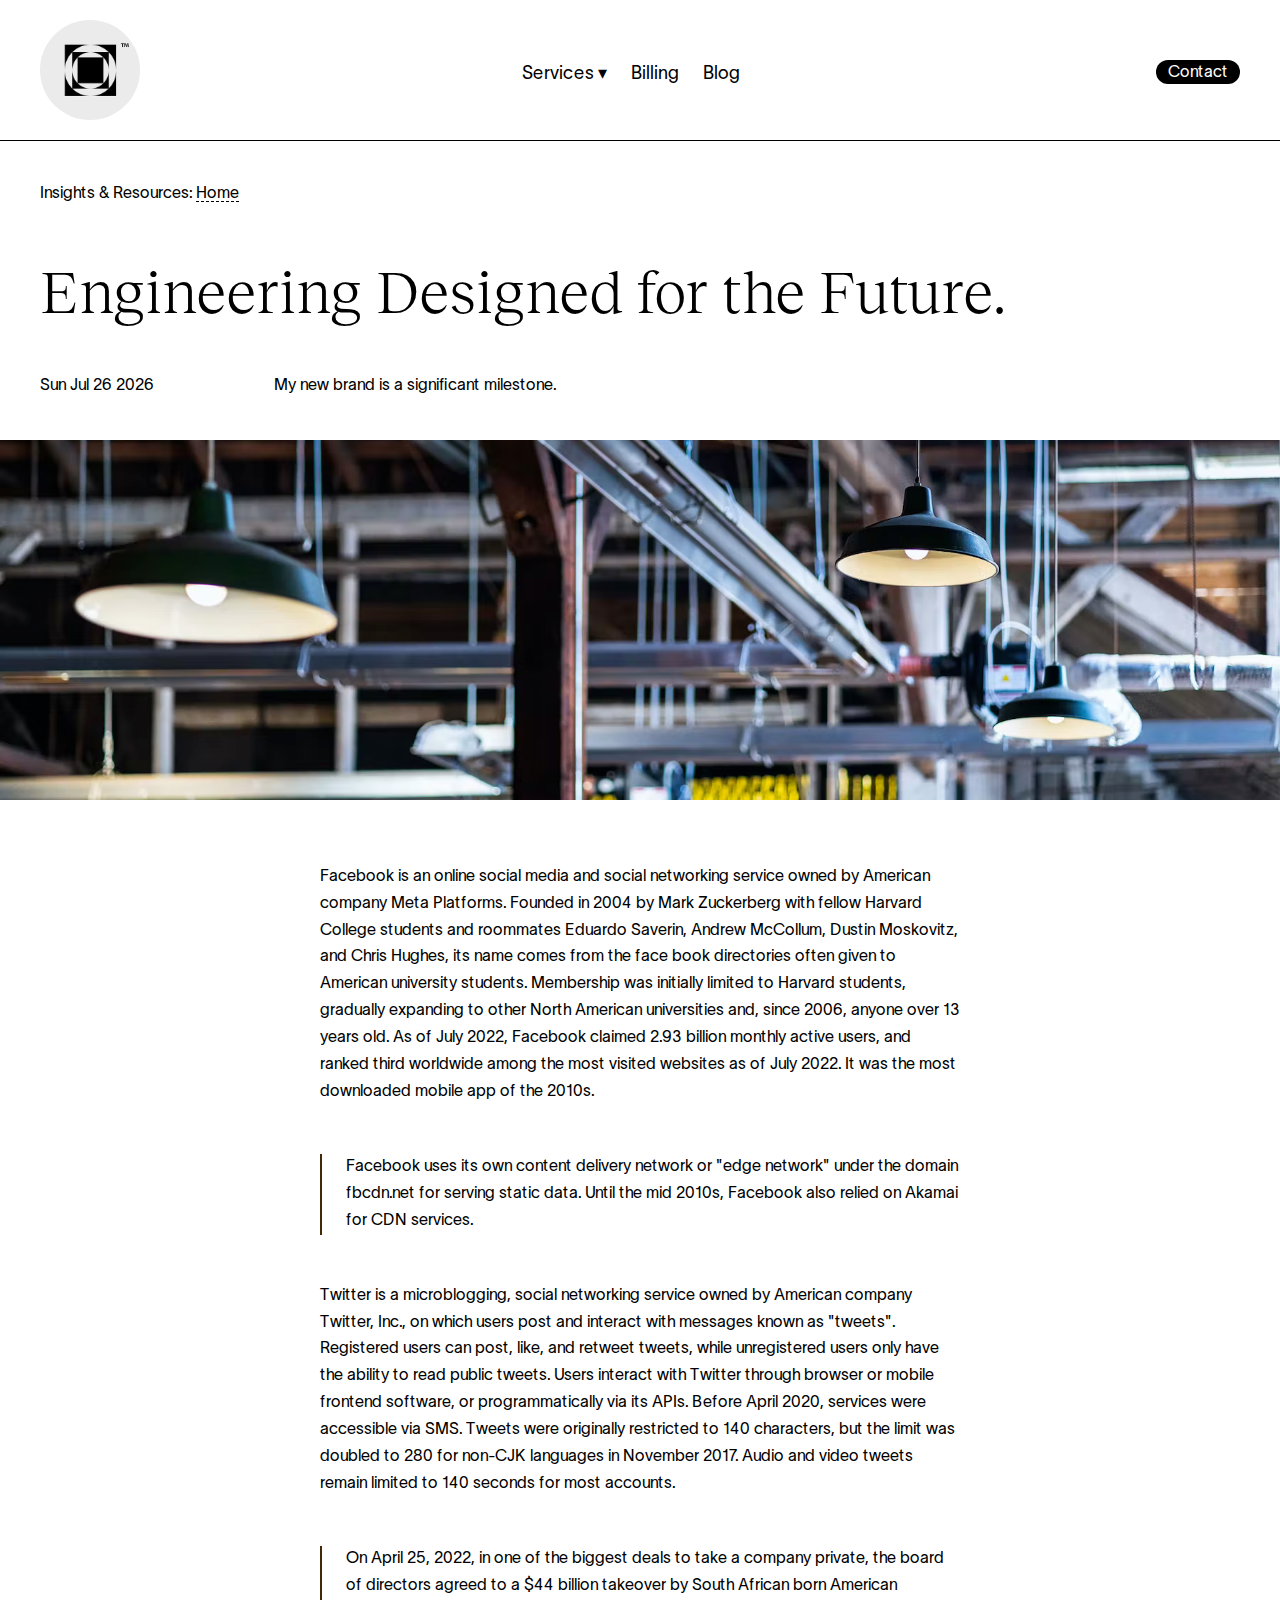
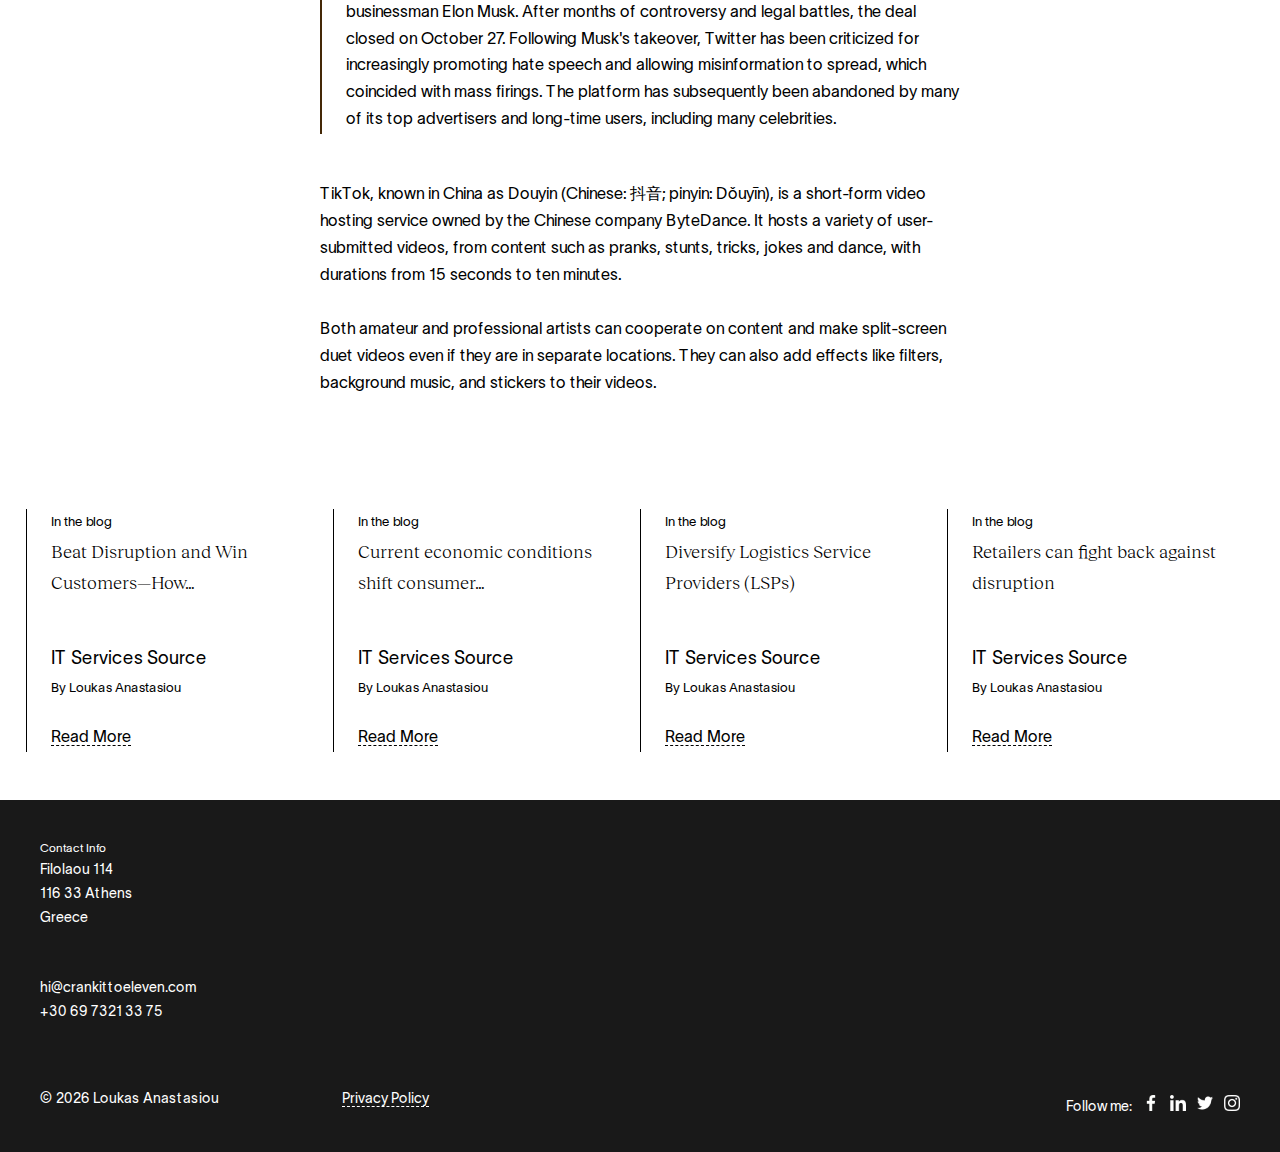
<file: social-media-account-management/index.html>
<!DOCTYPE html>
<html lang="en">
    <head>
        <!-- Google tag (gtag.js) -->
        <script async src="https://www.googletagmanager.com/gtag/js?id=UA-75213723-8"></script>
        <script>
        window.dataLayer = window.dataLayer || [];
        function gtag(){dataLayer.push(arguments);}
        gtag('js', new Date());

        gtag('config', 'UA-75213723-8');
        </script>
        <meta charset="utf-8" />
        <meta name="viewport" content="width=device-width, initial-scale=1.0" />
        <link rel="icon" type="image/x-icon" href="../favicon.ico">
        <title>loukas anastasiou | Social Media Account Management</title>
        <link rel="stylesheet" href="../style.css" />
    </head>
    <body>
        <header>
            <img src="../img/logo.png" alt="" />
            <nav>
                <ul>
                    <li><a class="link-services" href="javascript:void(0)">Services &#9662;</a></li>
                    <li><a href="../billing">Billing</a></li>
                    <li><a href="../blog/#logo">Blog</a></li>
                </ul>
            </nav>
            <a class="link-contact" href="javascript:void(0)">Contact</a>
        </header>
        <main>
            <div class="top">
                <span>Insights & Resources:</span> <a class="anchor" href="../">Home</a>
                <h1>Engineering Designed for the Future.</h1>
                <span class="today"></span><span>My new brand is a significant milestone.</span>
            </div>
            <div class="bg-service"></div>
            <div class="service">
                <div class="box">
                    <p>
                        Facebook is an online social media and social networking 
                        service owned by American company Meta Platforms. Founded 
                        in 2004 by Mark Zuckerberg with fellow Harvard College students 
                        and roommates Eduardo Saverin, Andrew McCollum, Dustin Moskovitz, 
                        and Chris Hughes, its name comes from the face book directories 
                        often given to American university students. Membership was 
                        initially limited to Harvard students, gradually expanding to 
                        other North American universities and, since 2006, anyone over 
                        13 years old. As of July 2022, Facebook claimed 2.93 billion 
                        monthly active users, and ranked third worldwide among the most 
                        visited websites as of July 2022. It was the most downloaded 
                        mobile app of the 2010s.
                    </p>
                    <p class="extra">
                        Facebook uses its own content delivery network or "edge network" 
                        under the domain fbcdn.net for serving static data. Until the mid 
                        2010s, Facebook also relied on Akamai for CDN services.
                    </p>
                    <p>
                        Twitter is a microblogging, social networking service owned by 
                        American company Twitter, Inc., on which users post and interact 
                        with messages known as "tweets". Registered users can post, like, 
                        and retweet tweets, while unregistered users only have the ability 
                        to read public tweets. Users interact with Twitter through browser 
                        or mobile frontend software, or programmatically via its APIs. 
                        Before April 2020, services were accessible via SMS. Tweets were 
                        originally restricted to 140 characters, but the limit was doubled 
                        to 280 for non-CJK languages in November 2017. Audio and video 
                        tweets remain limited to 140 seconds for most accounts.
                    </p>
                    <p class="extra">
                        On April 25, 2022, in one of the biggest deals to take a company 
                        private, the board of directors agreed to a $44 billion takeover 
                        by South African born American businessman Elon Musk. After months 
                        of controversy and legal battles, the deal closed on October 27. 
                        Following Musk's takeover, Twitter has been criticized for 
                        increasingly promoting hate speech and allowing misinformation 
                        to spread, which coincided with mass firings. The platform has 
                        subsequently been abandoned by many of its top advertisers and 
                        long-time users, including many celebrities.
                    </p>
                    <p>
                        TikTok, known in China as Douyin (Chinese: 抖音; pinyin: Dǒuyīn), 
                        is a short-form video hosting service owned by the Chinese company 
                        ByteDance. It hosts a variety of user-submitted videos, from 
                        content such as pranks, stunts, tricks, jokes and dance, with 
                        durations from 15 seconds to ten minutes.
                        <br /><br />
                        Both amateur and professional artists can cooperate on content 
                        and make split-screen duet videos even if they are in separate 
                        locations. They can also add effects like filters, background 
                        music, and stickers to their videos.
                    </p>
                </div>
            </div>
            <div class="bottom">
                <div class="item">
                    <span class="sub">In the blog</span>
                    <h4>
                        Beat Disruption and Win Customers—How&hellip;
                    </h4>
                    <span class="source">IT Services Source</span><br />
                    <small>By Loukas Anastasiou</small><br />
                    <a class="anchor" href="../blog/#a1">Read More</a>
                </div>
                <div class="item">
                    <span class="sub">In the blog</span>
                    <h4>
                        Current economic conditions shift consumer&hellip;
                    </h4>
                    <span class="source">IT Services Source</span><br />
                    <small>By Loukas Anastasiou</small><br />
                    <a class="anchor" href="../blog/#a2">Read More</a>
                </div>
                <div class="item">
                    <span class="sub">In the blog</span>
                    <h4>
                        Diversify Logistics Service Providers (LSPs)
                    </h4>
                    <span class="source">IT Services Source</span><br />
                    <small>By Loukas Anastasiou</small><br />
                    <a class="anchor" href="../blog/#a3">Read More</a>
                </div>
                <div class="item">
                    <span class="sub">In the blog</span>
                    <h4>
                        Retailers can fight back against disruption
                    </h4>
                    <span class="source">IT Services Source</span><br />
                    <small>By Loukas Anastasiou</small><br />
                    <a class="anchor" href="../blog/#a4">Read More</a>
                </div>
            </div>
        </main>
        <footer>
            <div class="contact-info">
                <h5>Contact Info</h5>
                Filolaou 114<br />
                116 33 Athens<br />
                Greece<br /><br />
                <br />
                <a href="mailto:hi@crankittoeleven.com">hi@crankittoeleven.com</a><br />
                +30 69 7321 33 75
            </div>
            <div class="footer-links">
                &copy; <span class="copy-year"></span> Loukas Anastasiou
                <a class="link-open-privacy anchor" href="javascript:void(0)">Privacy Policy</a>
            </div>
            <div class="social">
                Follow me:
                <a target="_blank" href="https://www.facebook.com/loukas.anastasiou.77"><img src="../img/facebook.png" alt="" /></a>
                <a target="_blank" href="https://www.linkedin.com/in/loukas-anastasiou-92877b115/"><img src="../img/linkedin.png" alt="" /></a>
                <a target="_blank" href="https://twitter.com/loukasanast"><img src="../img/twitter.png" alt="" /></a>
                <a target="_blank" href="https://www.instagram.com/loukas5844/"><img src="../img/instagram.png" alt ="" /></a>
            </div>
        </footer>
        <nav class="main-nav">
            <div class="box1">
                <div class="item">
                    <a class="anchor" href="../custom-build">Custom Build</a><br />
                    Individual web applications or services, single page apps and websites
                    <br /><a class="btn" href="https://behance.net/loukasanast" target="_blank">View Example</a>
                </div>
                <div class="item">
                    <a class="anchor" href="./">Social Media Account Management</a><br />
                    Improvement of the overall performance of social media accounts and gateways
                    <br /><a class="btn" href="https://twitter.com/loukasanast" target="_blank">View Example</a>
                </div>
                <div class="item">
                    <a class="anchor" href="../webflow-content-management">Webflow Content Management</a><br />
                    Instalation, initial setup and content import for a CMS website based on Webflow
                    <br /><a class="btn" href="https://hireup-demo.webflow.io/" target="_blank">View Example</a>
                </div>
                <div class="item">
                    <a class="anchor" href="../e-commerce">E-Commerce</a><br />
                    Shopify e-commerce solutions for prospective store owners
                    <br /><a class="btn" href="https://hillroy.myshopify.com" target="_blank">View Example</a>
                </div>
            </div>
        </nav>
        <div class="contact">
            <a class="link-close anchor" href="javascript:void(0)">Close <img src="../img/001-close.png" alt="" /></a>
            <h3>Ready to future-proof your IT systems?</h3>
            <p>Fill out the form and I will be in touch with you shortly.</p>
            <form method="post" action="https://formsubmit.co/revoliberte@gmail.com">
                <input type="text" name="what" placeholder="What can I do for you?" />
                <input type="text" name="name" placeholder="First / Last Name *" required />
                <input type="text" name="company" placeholder="Company" />
                <input type="email" name="email" placeholder="Email Address *" required />
                <input type="tel" name="telephone" placeholder="Tel. Number" />
                <textarea name="message" placeholder="Message *" required></textarea>
                <button type="submit">Send</button>
            </form>
        </div>
        <div class="privacy">
            <a class="link-close-privacy" href="javascript:void(0)"><img src="../img/001-close.png" alt="" /></a>
            <h3>Collection of Personal Information</h3>
            <strong>Personal Information You Provide to Us</strong>
            We collect information you provide directly to us. For example, we collect information when you access or use our Services, create an account with us, send us an email, fill out a form, communicate with us via third party social media sites, request customer support, or otherwise communicate with us. The types of information we collect includes your name, email address, postal address, phone number, employer, and any other information you choose to provide.

            <strong>Other Personal Information We Collect When You Use the Services</strong>
            When you access or use our Services or transact business with us, we automatically collect information about you.
            We collect information related to your access to and use of the Services, including the type of browser you use, app version, access times and duration, pages viewed, your IP address, and the page you visited before navigating to our Services.
        </div>
        <script>
            (function() {
                'use strict';
                document.querySelector('.link-services').addEventListener('click', () => {
                    if(document.querySelector('.main-nav').style.display === 'block') {
                        document.querySelector('.main-nav').style.display = 'none';
                    } else {
                        document.querySelector('.main-nav').style.display = 'block';
                    }
                });
                document.querySelector('.link-contact').addEventListener('click', () => {
                    if(document.querySelector('.contact').style.display === 'block') {
                        document.querySelector('.contact').style.display = 'none';
                    } else {
                        document.querySelector('.contact').style.display = 'block';
                    }
                });
                document.querySelector('.link-close').addEventListener('click', () => {
                    document.querySelector('.contact').style.display = 'none';
                });
                document.querySelector('.link-open-privacy').addEventListener('click', () => {
                    document.querySelector('.privacy').style.display = 'block';
                });
                document.querySelector('.link-close-privacy').addEventListener('click', () => {
                    document.querySelector('.privacy').style.display = 'none';
                });
                document.querySelector('.today').innerHTML = new Date().toDateString();
                document.querySelector('.copy-year').innerHTML = new Date().getFullYear();
            })();
        </script>
    </body>
</html>
</file>
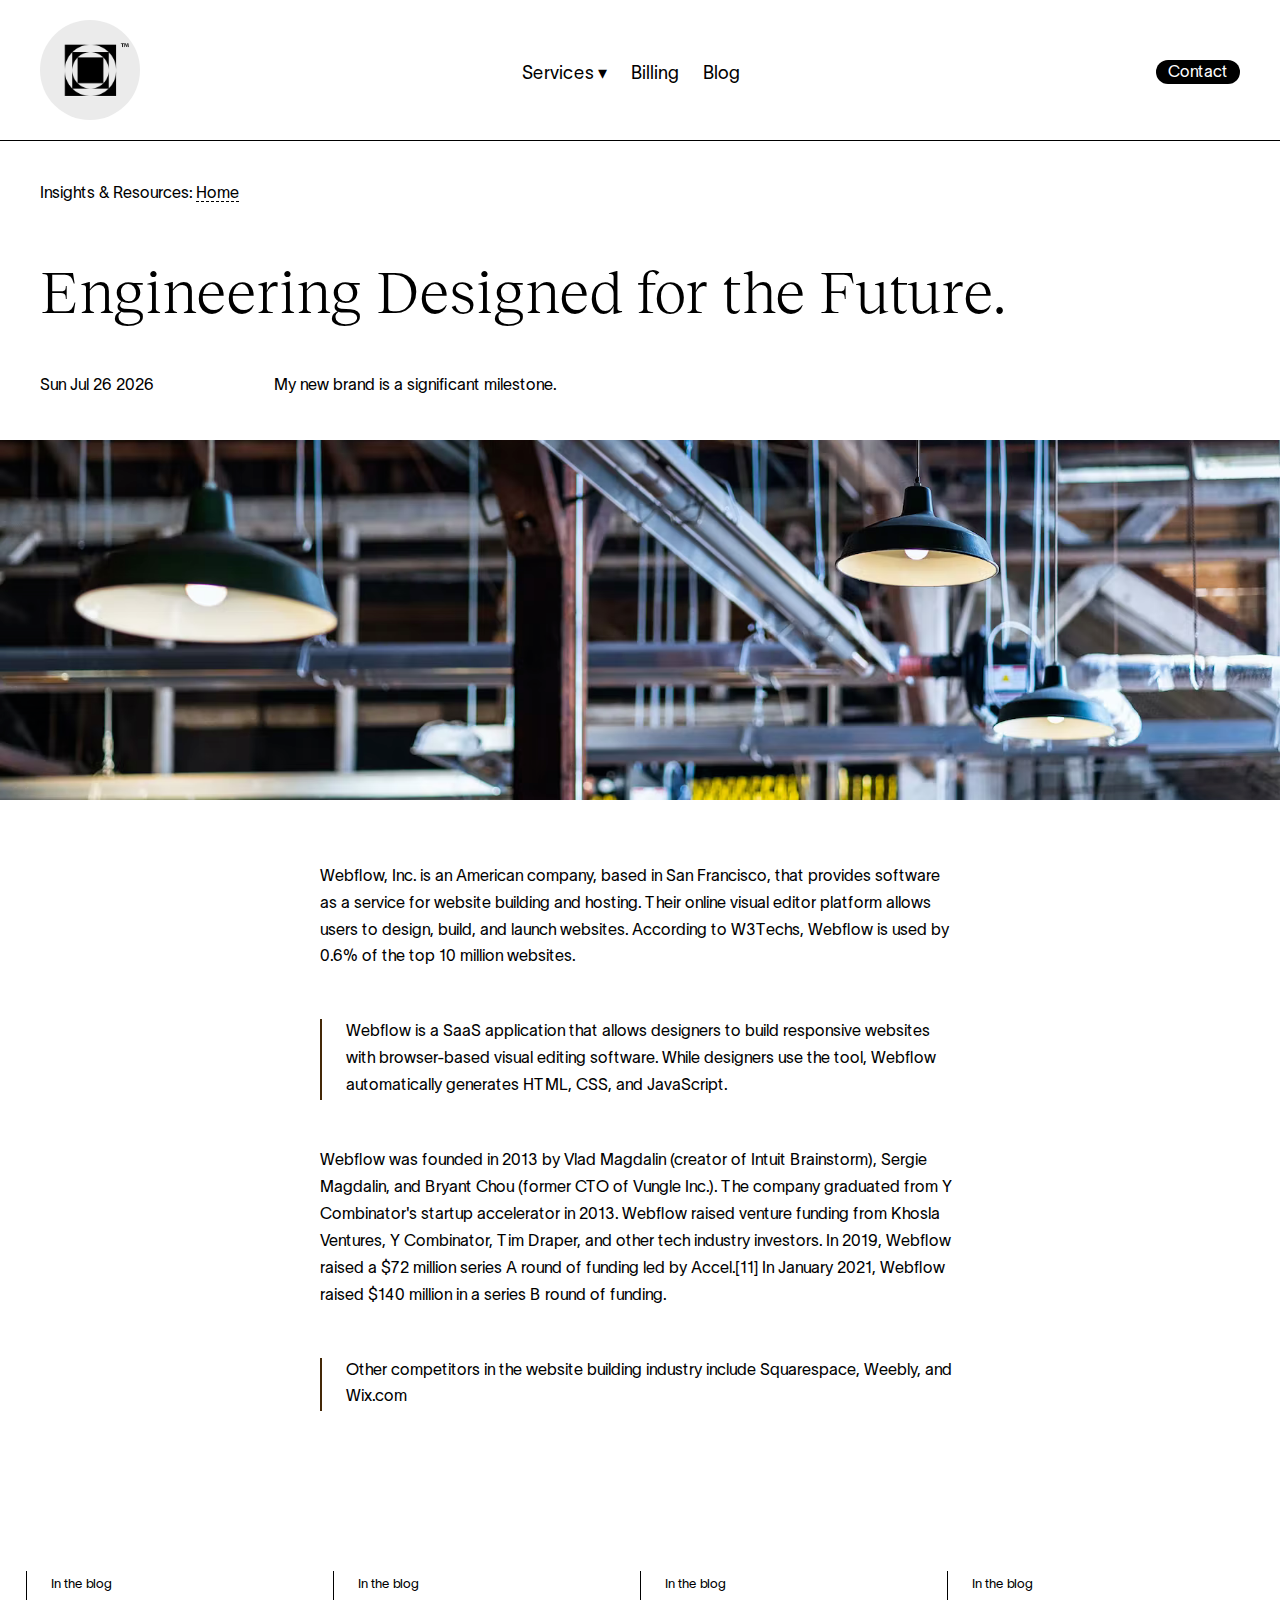
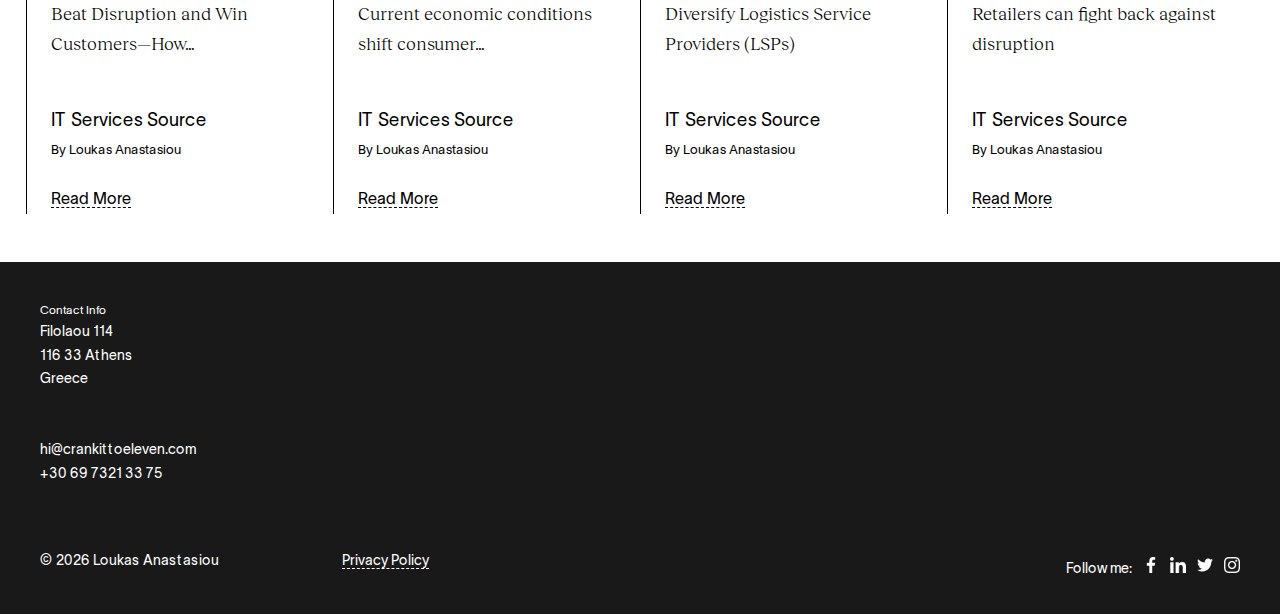
<file: webflow-content-management/index.html>
<!DOCTYPE html>
<html lang="en">
    <head>
        <!-- Google tag (gtag.js) -->
        <script async src="https://www.googletagmanager.com/gtag/js?id=UA-75213723-8"></script>
        <script>
        window.dataLayer = window.dataLayer || [];
        function gtag(){dataLayer.push(arguments);}
        gtag('js', new Date());

        gtag('config', 'UA-75213723-8');
        </script>
        <meta charset="utf-8" />
        <meta name="viewport" content="width=device-width, initial-scale=1.0" />
        <link rel="icon" type="image/x-icon" href="../favicon.ico">
        <title>loukas anastasiou | Webflow Content Management</title>
        <link rel="stylesheet" href="../style.css" />
    </head>
    <body>
        <header>
            <img src="../img/logo.png" alt="" />
            <nav>
                <ul>
                    <li><a class="link-services" href="javascript:void(0)">Services &#9662;</a></li>
                    <li><a href="../billing">Billing</a></li>
                    <li><a href="../blog/#logo">Blog</a></li>
                </ul>
            </nav>
            <a class="link-contact" href="javascript:void(0)">Contact</a>
        </header>
        <main>
            <div class="top">
                <span>Insights & Resources:</span> <a class="anchor" href="../">Home</a>
                <h1>Engineering Designed for the Future.</h1>
                <span class="today"></span><span>My new brand is a significant milestone.</span>
            </div>
            <div class="bg-service"></div>
            <div class="service">
                <div class="box">
                    <p>
                        Webflow, Inc. is an American company, based in San Francisco, 
                        that provides software as a service for website building and 
                        hosting. Their online visual editor platform allows users to 
                        design, build, and launch websites. According to W3Techs, 
                        Webflow is used by 0.6% of the top 10 million websites.
                    </p>
                    <p class="extra">
                        Webflow is a SaaS application that allows designers to build 
                        responsive websites with browser-based visual editing software. 
                        While designers use the tool, Webflow automatically generates 
                        HTML, CSS, and JavaScript.
                    </p>
                    <p>
                        Webflow was founded in 2013 by Vlad Magdalin (creator of Intuit 
                        Brainstorm), Sergie Magdalin, and Bryant Chou (former CTO of 
                        Vungle Inc.). The company graduated from Y Combinator's startup 
                        accelerator in 2013. Webflow raised venture funding from 
                        Khosla Ventures, Y Combinator, Tim Draper, and other tech 
                        industry investors. In 2019, Webflow raised a $72 million 
                        series A round of funding led by Accel.[11] In January 2021, 
                        Webflow raised $140 million in a series B round of funding.
                    </p>
                    <p class="extra">
                        Other competitors in the website building industry include 
                        Squarespace, Weebly, and Wix.com
                    </p>
                </div>
            </div>
            <div class="bottom">
                <div class="item">
                    <span class="sub">In the blog</span>
                    <h4>
                        Beat Disruption and Win Customers—How&hellip;
                    </h4>
                    <span class="source">IT Services Source</span><br />
                    <small>By Loukas Anastasiou</small><br />
                    <a class="anchor" href="../blog/#a1">Read More</a>
                </div>
                <div class="item">
                    <span class="sub">In the blog</span>
                    <h4>
                        Current economic conditions shift consumer&hellip;
                    </h4>
                    <span class="source">IT Services Source</span><br />
                    <small>By Loukas Anastasiou</small><br />
                    <a class="anchor" href="../blog/#a2">Read More</a>
                </div>
                <div class="item">
                    <span class="sub">In the blog</span>
                    <h4>
                        Diversify Logistics Service Providers (LSPs)
                    </h4>
                    <span class="source">IT Services Source</span><br />
                    <small>By Loukas Anastasiou</small><br />
                    <a class="anchor" href="../blog/#a3">Read More</a>
                </div>
                <div class="item">
                    <span class="sub">In the blog</span>
                    <h4>
                        Retailers can fight back against disruption
                    </h4>
                    <span class="source">IT Services Source</span><br />
                    <small>By Loukas Anastasiou</small><br />
                    <a class="anchor" href="../blog/#a4">Read More</a>
                </div>
            </div>
        </main>
        <footer>
            <div class="contact-info">
                <h5>Contact Info</h5>
                Filolaou 114<br />
                116 33 Athens<br />
                Greece<br /><br />
                <br />
                <a href="mailto:hi@crankittoeleven.com">hi@crankittoeleven.com</a><br />
                +30 69 7321 33 75
            </div>
            <div class="footer-links">
                &copy; <span class="copy-year"></span> Loukas Anastasiou
                <a class="link-open-privacy anchor" href="javascript:void(0)">Privacy Policy</a>
            </div>
            <div class="social">
                Follow me:
                <a target="_blank" href="https://www.facebook.com/loukas.anastasiou.77"><img src="../img/facebook.png" alt="" /></a>
                <a target="_blank" href="https://www.linkedin.com/in/loukas-anastasiou-92877b115/"><img src="../img/linkedin.png" alt="" /></a>
                <a target="_blank" href="https://twitter.com/loukasanast"><img src="../img/twitter.png" alt="" /></a>
                <a target="_blank" href="https://www.instagram.com/loukas5844/"><img src="../img/instagram.png" alt ="" /></a>
            </div>
        </footer>
        <nav class="main-nav">
            <div class="box1">
                <div class="item">
                    <a class="anchor" href="../custom-build">Custom Build</a><br />
                    Individual web applications or services, single page apps and websites
                    <br /><a class="btn" href="https://behance.net/loukasanast" target="_blank">View Example</a>
                </div>
                <div class="item">
                    <a class="anchor" href="../social-media-account-management">Social Media Account Management</a><br />
                    Improvement of the overall performance of social media accounts and gateways
                    <br /><a class="btn" href="https://twitter.com/loukasanast" target="_blank">View Example</a>
                </div>
                <div class="item">
                    <a class="anchor" href="./">Webflow Content Management</a><br />
                    Instalation, initial setup and content import for a CMS website based on Webflow
                    <br /><a class="btn" href="https://hireup-demo.webflow.io/" target="_blank">View Example</a>
                </div>
                <div class="item">
                    <a class="anchor" href="../e-commerce">E-Commerce</a><br />
                    Shopify e-commerce solutions for prospective store owners
                    <br /><a class="btn" href="https://hillroy.myshopify.com" target="_blank">View Example</a>
                </div>
            </div>
        </nav>
        <div class="contact">
            <a class="link-close anchor" href="javascript:void(0)">Close <img src="../img/001-close.png" alt="" /></a>
            <h3>Ready to future-proof your IT systems?</h3>
            <p>Fill out the form and I will be in touch with you shortly.</p>
            <form method="post" action="https://formsubmit.co/revoliberte@gmail.com">
                <input type="text" name="what" placeholder="What can I do for you?" />
                <input type="text" name="name" placeholder="First / Last Name *" required />
                <input type="text" name="company" placeholder="Company" />
                <input type="email" name="email" placeholder="Email Address *" required />
                <input type="tel" name="telephone" placeholder="Tel. Number" />
                <textarea name="message" placeholder="Message *" required></textarea>
                <button type="submit">Send</button>
            </form>
        </div>
        <div class="privacy">
            <a class="link-close-privacy" href="javascript:void(0)"><img src="../img/001-close.png" alt="" /></a>
            <h3>Collection of Personal Information</h3>
            <strong>Personal Information You Provide to Us</strong>
            We collect information you provide directly to us. For example, we collect information when you access or use our Services, create an account with us, send us an email, fill out a form, communicate with us via third party social media sites, request customer support, or otherwise communicate with us. The types of information we collect includes your name, email address, postal address, phone number, employer, and any other information you choose to provide.

            <strong>Other Personal Information We Collect When You Use the Services</strong>
            When you access or use our Services or transact business with us, we automatically collect information about you.
            We collect information related to your access to and use of the Services, including the type of browser you use, app version, access times and duration, pages viewed, your IP address, and the page you visited before navigating to our Services.
        </div>
        <script>
            (function() {
                'use strict';
                document.querySelector('.link-services').addEventListener('click', () => {
                    if(document.querySelector('.main-nav').style.display === 'block') {
                        document.querySelector('.main-nav').style.display = 'none';
                    } else {
                        document.querySelector('.main-nav').style.display = 'block';
                    }
                });
                document.querySelector('.link-contact').addEventListener('click', () => {
                    if(document.querySelector('.contact').style.display === 'block') {
                        document.querySelector('.contact').style.display = 'none';
                    } else {
                        document.querySelector('.contact').style.display = 'block';
                    }
                });
                document.querySelector('.link-close').addEventListener('click', () => {
                    document.querySelector('.contact').style.display = 'none';
                });
                document.querySelector('.link-open-privacy').addEventListener('click', () => {
                    document.querySelector('.privacy').style.display = 'block';
                });
                document.querySelector('.link-close-privacy').addEventListener('click', () => {
                    document.querySelector('.privacy').style.display = 'none';
                });
                document.querySelector('.today').innerHTML = new Date().toDateString();
                document.querySelector('.copy-year').innerHTML = new Date().getFullYear();
            })();
        </script>
    </body>
</html>
</file>
<file: style.css>
@font-face {
    font-family: Lausanne;
    src: url(fonts/TWKLausanne-300.eot#iefix) format(embedded-opentype);
}

@font-face {
    font-family: Lausanne;
    src: url(fonts/TWKLausanne-300.woff) format(woff);
}

@font-face {
    font-family: Lausanne;
    src: url(fonts/TWKLausanne-300.ttf) format(truetype);
}

@font-face {
    font-family: Reckless;
    src: url(fonts/RecklessNeue-Book.eot#iefix) format(embedded-opentype);
}

@font-face {
    font-family: Reckless;
    src: url(fonts/RecklessNeue-Book.woff) format(woff);
}

@font-face {
    font-family: Reckless;
    src: url(fonts/RecklessNeue-Book.ttf) format(truetype);
}

* {
    padding: 0;
    margin: 0;
    box-sizing: border-box;
}

body {
    font-size: 16px;
    font-family: Lausanne;
    color: #000;
    line-height: 1.682;
    background: #FFF;
}

h1, h2, h3, h4, h5, h6 {
    font-weight:normal;
}

a {
    color: inherit;
    text-decoration: none;
    border: none;
}

.anchor {
    border-bottom: 1px dashed;
}

body header {
    position: relative;
    padding: 20px 40px;
    border-bottom:1px solid #000;
}

body header img {
    display: block;
    width: 100px;
    border-radius: 50%;
}

body header nav {
    width: 260px;
    position: absolute;
    margin: auto;
    top: 60px;
    left: 0;
    right: 0;
}

body header nav ul {
    list-style: none;
}

body header nav ul li {
    display: block;
    float: left;
    margin: 0 12px;
    font-size: 18px;
}

body header>a {
    display: block;
    height: 24px;
    position: absolute;
    right: 40px;
    top: 60px;
    padding: 0 12px;
    color: #FFF;
    border-radius: 12px;
    background: #000;
}

body header>a:hover {
    color: #FFF;
    background: #00F;
}

main {
    display: block;
    color: #FFF;
    background: #191919;
}

main .top {
    padding: 40px;
    color: #000;
    background: #FFF;
}

main .top h1 {
    margin: 32px 0;
    font-size: 60px;
    font-family: Reckless;
}

main .top .today {
    margin: 0 120px 0 0;
}

main .bg-img {
    height:360px;
    background-image: url(img/2021_blog_Karls-Letter_header.png);
    background-position: left center;
    background-size: cover;
}

main .level {
    width: 640px;
    padding: 100px 0;
    margin:0 auto;
}

main .level .sub {
    margin: 0 0 0 24px;
    font-size: 14px;
    opacity: .6;
}

main .level h3 {
    margin: 20px 0 20px 24px;
    font-size: 48px;
    font-family: Reckless;
    line-height: 1.2;
}
main .level p {
    font-size: 18px;
    margin: 0 0 0 24px;
}

main .level a {
    display: inline-block;
    height: 24px;
    padding: 0 12px;
    margin: 24px 0 0 24px;
    color:#000;
    border-radius: 12px;
    background: #CF8C29;
}

main .level a:hover {
    color: #FFF;
    background: #442806;
}

main .level .block1 {
    display: inline-block;
    width: calc(50% - 10px);
    padding: 0 0 0 24px;
    margin: 40px 0 0 0;
    border-left: 1px solid #CF8C29;
}

main .level .block1 .nr {
    font-size: 72px;
    font-family: Reckless;
    margin: 0 0 32px 0;
}

main .level2 {
    width: 640px;
    padding: 100px 0;
    margin: 0 auto;
}

main .level2 .block1 {
    padding: 40px 0;
    border-bottom: 1px solid rgba(255, 255, 255, .1);
    overflow: hidden;
}

main .level2 .block1:first-of-type {
    border-top: 1px solid rgba(255, 255, 255, .1);
}

main .level2 img {
    float: left;
    margin: 20px 60px;
}

main .level2 h3 {
    font-size: 24px;
    font-family: Reckless;
}

main .level2 a {
    display: inline-block;
    height: 24px;
    padding: 0 12px;
    margin: 24px 0 0 0;
    color:#000;
    border-radius: 12px;
    background: #CF8C29;
}

main .level2 a:hover {
    color: #FFF;
    background: #442806;
}

main .bottom {
    display: flex;
    padding: 48px 2%;
    color: #000;
    background: #FFF;
}

main .bottom .item {
    min-width: 25%;
    max-width: 25%;
    padding:0 24px;
    border-left: 1px solid #000;
}

main .bottom .sub {
    font-size: 13px;
}

main .bottom h4 {
    margin: 0 0 48px 0;
    font-size: 18px;
    font-family: Reckless;
}

main .bottom .source {
    font-size: 18px;
}

main .bottom small {
    display: inline-block;
    margin: 0 0 24px 0;
    font-size: 13px;
}

footer {
    position:relative;
    padding: 40px;
    font-size: 14px;
    color: #FFF;
    background: #191919;
}

footer .contact-info {
    margin: 0 0 64px 0;
}

footer .anchor {
    margin: 0 0 0 120px;
}

footer .social {
    position:absolute;
    bottom:32px;
    right:40px;
}

footer .social img {
    width: 16px;
    margin: 0 0 0 8px;
    filter: invert(1);
}

.main-nav {
    display: none;
    width: 100%;
    position: absolute;
    top: 120px;
    border-bottom: 1px solid #000;
    background: #FFF;
}

.main-nav .box1 {
    display: flex;
    width: 80%;
    margin: 0 auto;
}

.main-nav .box1 .item {
    min-width: 25%;
    max-width: 25%;
    padding: 24px;
}

.main-nav .box1 .item .anchor {
    font-weight: 24px;
    font-family: Reckless;
}

.main-nav .box1 .item .btn {
    display: inline-block;
    height: 24px;
    padding: 0 12px;
    margin: 12px 0 0 0;
    color:#000;
    border-radius: 12px;
    background: #CF8C29;
}

.main-nav .box1 .item .btn:hover {
    color: #FFF;
    background: #442806;
}

.contact {
    display: none;
    width: 600px;
    height: 100vh;
    padding: 40px;
    position: fixed;
    top: 0;
    right: 0;
    background: #191919;
}

.contact a {
    color: #FFF;
}

.contact img {
    width: 12px;
    filter: invert(1);
}

.contact input:first-of-type {
    width: 100%;
}

.contact input:nth-child(even) {
    float: left;
    margin-right: 20px;
}

.contact input {
    display: block;
    width: calc(50% - 10px);
    height: 40px;
    padding: 0 12px;
    margin: 20px 0 0 0;
    font-family: Lausanne;
    font-size: 18px;
    color: #FFF;
    border: 1px solid #FFF;
    background: #191919;
}

.contact textarea {
    display: block;
    width: 100%;
    height: 144px;
    padding: 12px;
    margin: 20px 0 0 0;
    font-family: Lausanne;
    font-size: 18px;
    color: #FFF;
    border: 1px solid #FFF;
    background: #191919;
    resize: none;
}

.contact h3 {
    margin: 20px 0;
    font-size: 32px;
    font-family: Reckless;
    line-height: 1.2;
    color: #FFF;
}

.contact p {
    color: #FFF;
}

.contact button {
    display: inline-block;
    height: 24px;
    padding: 0 12px;
    margin: 20px 0 0 0;
    color:#000;
    border-radius: 12px;
    background: #FFF;
    cursor: pointer;
}

.contact button:hover {
    color: #FFF;
    background: #00F;
}

.privacy {
    display: none;
    width: 640px;
    height: 480px;
    position: fixed;
    margin: auto;
    left: 0;
    right: 0;
    top: 0;
    bottom: 0;
    padding: 64px;
    font-size: 14px;
    text-align: justify;
    border: 1px solid #000;
    background: #FFF;
}

.privacy h3 {
    font-size: 32px;
    font-family: Reckless;
    line-height: 1.2;
}

.privacy strong {
    display: block;
    margin: 8px 0;
}

.privacy img {
    display: block;
    width: 12px;
    position: absolute;
    top: 32px;
    right: 32px;
}

::placeholder { /* Chrome, Firefox, Opera, Safari 10.1+ */
    color: white;
    opacity: 1; /* Firefox */
  }
  
  :-ms-input-placeholder { /* Internet Explorer 10-11 */
    color: white;
  }
  
  ::-ms-input-placeholder { /* Microsoft Edge */
    color: white;
  }

.billing {
    padding: 64px 0;
    color: #000;
    background: #FFF;
}

.billing .box1 {
    display: flex;
    width: 800px;
    margin: 0 auto;
}

.billing .box1 .item {
    min-width:25%;
    max-width: 25%;
    border: 1px solid #000;
    border-right: none;
}

.billing .box1 .item:last-of-type {
    border-right: 1px solid #000;
}

.billing .box1 .item div {
    min-height: 132px;
    padding: 20px;
    font-size: 18px;
    color: #FFF;
    border-bottom: 1px solid #000;
    background: #00F;
}

.billing .box1 .item ul li {
    list-style: none;
    margin: 20px;
    overflow: hidden;
}

.billing .box1 .item ul li::before {
    content: url(img/001-check.png);
    display: block;
    float: left;
    margin: 1px 8px 12px 0;
}

.billing .box1 .item h2 {
    display: inline-block;
    padding: 0 0 0 12px;
    font-size: 44px;
    font-family: Reckless;
    line-height: 1;
}

.billing .box1 .item sup {
    position: relative;
    top: -12px;
}

.billing .box1 .item .btn {
    display: block;
    width: 114px;
    height: 24px;
    padding: 0 12px;
    margin: 32px auto;
    color:#000;
    border-radius: 12px;
    background: #CF8C29;
}

.billing .box1 .item .btn:hover {
    color: #FFF;
    background: #442806;
}

.blog {
    padding: 64px 0;
    color: #000;
    background: #FFF;
}

.blog article {
    width: 640px;
    padding: 0 0 64px 0;
    margin: 0 auto 64px auto;
    border-bottom: 1px solid #000;
}

.blog article:last-of-type {
    border-bottom: none;
}

.blog article h2 {
    margin: 32px 0;
    font-size: 60px;
    font-family: Reckless;
    line-height: 1.2;
}

.blog article h3 {
    margin: 24px 0;
    font-size: 48px;
    font-family: Reckless;
    line-height: 1.2;
}

.blog article h4 {
    margin: 24px 0;
    font-size: 24px;
    color: #CF8C29;
    line-height: 1.2;
}

main .bg-service {
    height:360px;
    background-image: url(img/flexe_warehouse-lightbulbs_web_resources_3000x1690.png);
    background-position: left center;
    background-size: cover;
}

.service {
    padding: 64px 0;
    color: #000;
    background: #FFF;
}

.service .box {
    width: 640px;
    margin: 0 auto;
}

.service .box .extra {
    margin: 48px 0;
    padding: 0 0 0 24px;
    border-left: 2px solid #442806;
}

@media screen and (max-width: 1024px) {
    * {
        padding: 0;
        margin: 0;
        box-sizing: border-box;
    }
    
    body {
        font-size: 16px;
        font-family: Lausanne;
        color: #000;
        line-height: 1.682;
        background: #FFF;
    }
    
    h1, h2, h3, h4, h5, h6 {
        font-weight:normal;
    }
    
    a {
        color: inherit;
        text-decoration: none;
        border: none;
    }
    
    .anchor {
        border-bottom: 1px dashed;
    }
    
    body header {
        position: relative;
        padding: 12px 20px!important;
        border-bottom:1px solid #000;
    }
    
    body header img {
        display: block;
        width: 40px!important;
        border-radius: 50%;
    }
    
    body header nav {
        width: 234px!important;
        position: absolute;
        margin: auto;
        top: 16px!important;
        left: 0;
        right: 0;
    }
    
    body header nav ul {
        list-style: none;
    }
    
    body header nav ul li {
        display: block;
        float: left;
        margin: 0 4px!important;
        font-size: 18px;
    }
    
    body header>a {
        display: block;
        height: 24px;
        position: absolute;
        right: 12px!important;
        top: 16px!important;
        padding: 0 12px;
        color: #FFF;
        border-radius: 12px;
        background: #000;
    }
    
    body header>a:hover {
        color: #FFF;
        background: #00F;
    }
    
    main {
        display: block;
        color: #FFF;
        background: #191919;
    }
    
    main .top {
        padding: 40px;
        color: #000;
        background: #FFF;
    }
    
    main .top h1 {
        margin: 32px 0;
        font-size: 32px!important;
        font-family: Reckless;
    }
    
    main .top .today {
        display:block!important;
        margin: 0 120px 0 0;
    }
    
    main .bg-img {
        height:240px!important;
        background-image: url(img/2021_blog_Karls-Letter_header.png);
        background-position: left center;
        background-size: cover;
    }
    
    main .level {
        width: 92%!important;
        padding: 100px 0;
        margin:0 auto;
    }
    
    main .level .sub {
        margin: 0 0 0 24px;
        font-size: 14px;
        opacity: .6;
    }
    
    main .level h3 {
        margin: 20px 0 20px 24px;
        font-size: 48px;
        font-family: Reckless;
        line-height: 1.2;
    }
    main .level p {
        font-size: 18px;
        margin: 0 0 0 24px;
    }
    
    main .level a {
        display: inline-block;
        height: 24px;
        padding: 0 12px;
        margin: 24px 0 0 24px;
        color:#000;
        border-radius: 12px;
        background: #CF8C29;
    }
    
    main .level a:hover {
        color: #FFF;
        background: #442806;
    }
    
    main .level .block1 {
        display: inline-block;
        width: calc(50% - 10px);
        padding: 0 0 0 24px;
        margin: 40px 0 0 0;
        border-left: 1px solid #CF8C29;
    }
    
    main .level .block1 .nr {
        font-size: 60px!important;
        font-family: Reckless;
        margin: 0 0 32px 0;
    }
    
    main .level2 {
        width: 92%!important;
        padding: 100px 0;
        margin: 0 auto;
    }
    
    main .level2 .block1 {
        padding: 40px 0;
        border-bottom: 1px solid rgba(255, 255, 255, .1);
        overflow: hidden;
    }
    
    main .level2 .block1:first-of-type {
        border-top: 1px solid rgba(255, 255, 255, .1);
    }
    
    main .level2 img {
        float: left;
        margin: 20px 20px!important;
    }
    
    main .level2 h3 {
        font-size: 18px!important;
        font-family: Reckless;
    }
    
    main .level2 a {
        display: inline-block;
        height: 24px;
        padding: 0 12px;
        margin: 24px 0 0 0;
        color:#000;
        border-radius: 12px;
        background: #CF8C29;
    }
    
    main .level2 a:hover {
        color: #FFF;
        background: #442806;
    }
    
    main .bottom {
        display: flex;
        flex-direction: column!important;
        padding: 48px 2%;
        color: #000;
        background: #FFF;
    }
    
    main .bottom .item {
        min-width: 100%!important;
        max-width: 100%!important;
        padding:24px!important;
        border-left: none!important;
    }
    
    main .bottom .sub {
        font-size: 13px;
    }
    
    main .bottom h4 {
        margin: 0 0 12px 0!important;
        font-size: 18px;
        font-family: Reckless;
    }
    
    main .bottom .source {
        font-size: 18px;
    }
    
    main .bottom small {
        display: inline-block;
        margin: 0 0 24px 0;
        font-size: 13px;
    }
    
    footer {
        position:relative;
        padding: 20px!important;
        font-size: 14px;
        color: #FFF;
        background: #191919;
    }
    
    footer .contact-info {
        margin: 0 0 64px 0;
    }
    
    footer .anchor {
        margin: 0 0 0 24px!important;
    }
    
    footer .social {
        position:static!important;
        bottom:32px;
        right:40px;
        margin:32px 0 0 0!important;
    }
    
    footer .social img {
        width: 16px;
        margin: 0 0 0 8px;
        filter: invert(1);
    }
    
    .main-nav {
        display: none;
        width: 100%;
        position: absolute;
        top: 60px!important;
        border-bottom: 1px solid #000;
        background: #FFF;
    }
    
    .main-nav .box1 {
        display: flex;
        flex-direction: column!important;
        width: 80%;
        margin: 0 auto;
    }
    
    .main-nav .box1 .item {
        min-width: 100%!important;
        max-width: 100%!important;
        padding: 24px;
    }
    
    .main-nav .box1 .item .anchor {
        font-weight: 24px;
        font-family: Reckless;
    }
    
    .main-nav .box1 .item .btn {
        display: inline-block;
        height: 24px;
        padding: 0 12px;
        margin: 12px 0 0 0;
        color:#000;
        border-radius: 12px;
        background: #CF8C29;
    }
    
    .main-nav .box1 .item .btn:hover {
        color: #FFF;
        background: #442806;
    }
    
    .contact {
        display: none;
        width: 100%!important;
        height: 100vh;
        padding: 20px!important;
        position: fixed;
        top: 0;
        right: 0;
        background: #191919;
    }
    
    .contact a {
        color: #FFF;
    }
    
    .contact img {
        width: 12px;
        filter: invert(1);
    }
    
    .contact input:first-of-type {
        width: 100%;
    }
    
    .contact input:nth-child(even) {
        float: none!important;
        margin-right: 0!important;
    }
    
    .contact input {
        display: block;
        width: 100%!important;
        height: 32px!important;
        padding: 0 12px;
        margin: 20px 0 0 0;
        font-family: Lausanne;
        font-size: 16px!important;
        color: #FFF;
        border: 1px solid #FFF;
        background: #191919;
    }
    
    .contact textarea {
        display: block;
        width: 100%;
        height: 64px!important;
        padding: 12px;
        margin: 20px 0 0 0;
        font-family: Lausanne;
        font-size: 16px!important;
        color: #FFF;
        border: 1px solid #FFF;
        background: #191919;
        resize: none;
    }
    
    .contact h3 {
        margin: 16px 0!important;
        font-size: 24px!important;
        font-family: Reckless;
        line-height: 1.2;
        color: #FFF;
    }
    
    .contact p {
        color: #FFF;
    }
    
    .contact button {
        display: inline-block;
        height: 24px;
        padding: 0 12px;
        margin: 20px 0 0 0;
        color:#000;
        border-radius: 12px;
        background: #FFF;
        cursor: pointer;
    }
    
    .contact button:hover {
        color: #FFF;
        background: #00F;
    }
    
    .privacy {
        display: none;
        width: 100%!important;
        height: 100vh!important;
        position: fixed;
        margin: auto;
        left: 0;
        right: 0;
        top: 0;
        bottom: 0;
        padding: 32px!important;
        font-size: 14px;
        text-align: justify;
        border: 1px solid #000;
        background: #FFF;
    }
    
    .privacy h3 {
        font-size: 32px;
        font-family: Reckless;
        line-height: 1.2;
    }
    
    .privacy strong {
        display: block;
        margin: 8px 0;
    }
    
    .privacy img {
        display: block;
        width: 12px;
        position: absolute;
        top: 32px;
        right: 32px;
    }
    
    ::placeholder { /* Chrome, Firefox, Opera, Safari 10.1+ */
        color: white;
        opacity: 1; /* Firefox */
      }
      
      :-ms-input-placeholder { /* Internet Explorer 10-11 */
        color: white;
      }
      
      ::-ms-input-placeholder { /* Microsoft Edge */
        color: white;
      }
    
    .billing {
        padding: 64px 0;
        color: #000;
        background: #FFF;
    }
    
    .billing .box1 {
        display: flex;
        flex-direction: column!important;
        width: 92%!important;
        margin: 0 auto;
    }
    
    .billing .box1 .item {
        min-width:100%!important;
        max-width: 100%!important;
        margin: 20px 0 0 0!important;
        border: 1px solid #000;
        border-right: 1px solid #000!important;
    }
    
    .billing .box1 .item:last-of-type {
        border-right: 1px solid #000;
    }
    
    .billing .box1 .item div {
        min-height: 64px!important;
        padding: 20px;
        font-size: 18px;
        color: #FFF;
        border-bottom: 1px solid #000;
        background: #00F;
    }
    
    .billing .box1 .item ul li {
        list-style: none;
        margin: 20px;
        overflow: hidden;
    }
    
    .billing .box1 .item ul li::before {
        content: url(img/001-check.png);
        display: block;
        float: left;
        margin: 1px 8px 12px 0;
    }
    
    .billing .box1 .item h2 {
        display: inline-block;
        padding: 0 0 0 12px;
        font-size: 72px;
        font-family: Reckless;
        line-height: 1;
    }
    
    .billing .box1 .item sup {
        position: relative;
        top: -30px;
    }
    
    .billing .box1 .item .btn {
        display: block;
        width: 114px;
        height: 24px;
        padding: 0 12px;
        margin: 32px auto;
        color:#000;
        border-radius: 12px;
        background: #CF8C29;
    }
    
    .billing .box1 .item .btn:hover {
        color: #FFF;
        background: #442806;
    }
    
    .blog {
        padding: 64px 0;
        color: #000;
        background: #FFF;
    }

    .blog ul {
        list-style-position: inside!important;
    }
    
    .blog article {
        width: 92%!important;
        padding: 0 0 64px 0;
        margin: 0 auto 64px auto;
        border-bottom: 1px solid #000;
    }
    
    .blog article:last-of-type {
        border-bottom: none;
    }
    
    .blog article h2 {
        margin: 24px 0!important;
        font-size: 32px!important;
        font-family: Reckless;
        line-height: 1.2;
    }
    
    .blog article h3 {
        margin: 18px 0!important;
        font-size: 24px!important;
        font-family: Reckless;
        line-height: 1.2;
    }
    
    .blog article h4 {
        margin: 12px 0!important;
        font-size: 18px!important;
        color: #CF8C29;
        line-height: 1.2;
    }
    
    main .bg-service {
        height:240px!important;
        background-image: url(img/flexe_warehouse-lightbulbs_web_resources_3000x1690.png);
        background-position: left center;
        background-size: cover;
    }
    
    .service {
        padding: 64px 0;
        color: #000;
        background: #FFF;
    }
    
    .service .box {
        width: 92%!important;
        margin: 0 auto;
    }
    
    .service .box .extra {
        margin: 48px 0;
        padding: 0 0 0 24px;
        border-left: 2px solid #442806;
    }
}
</file>
